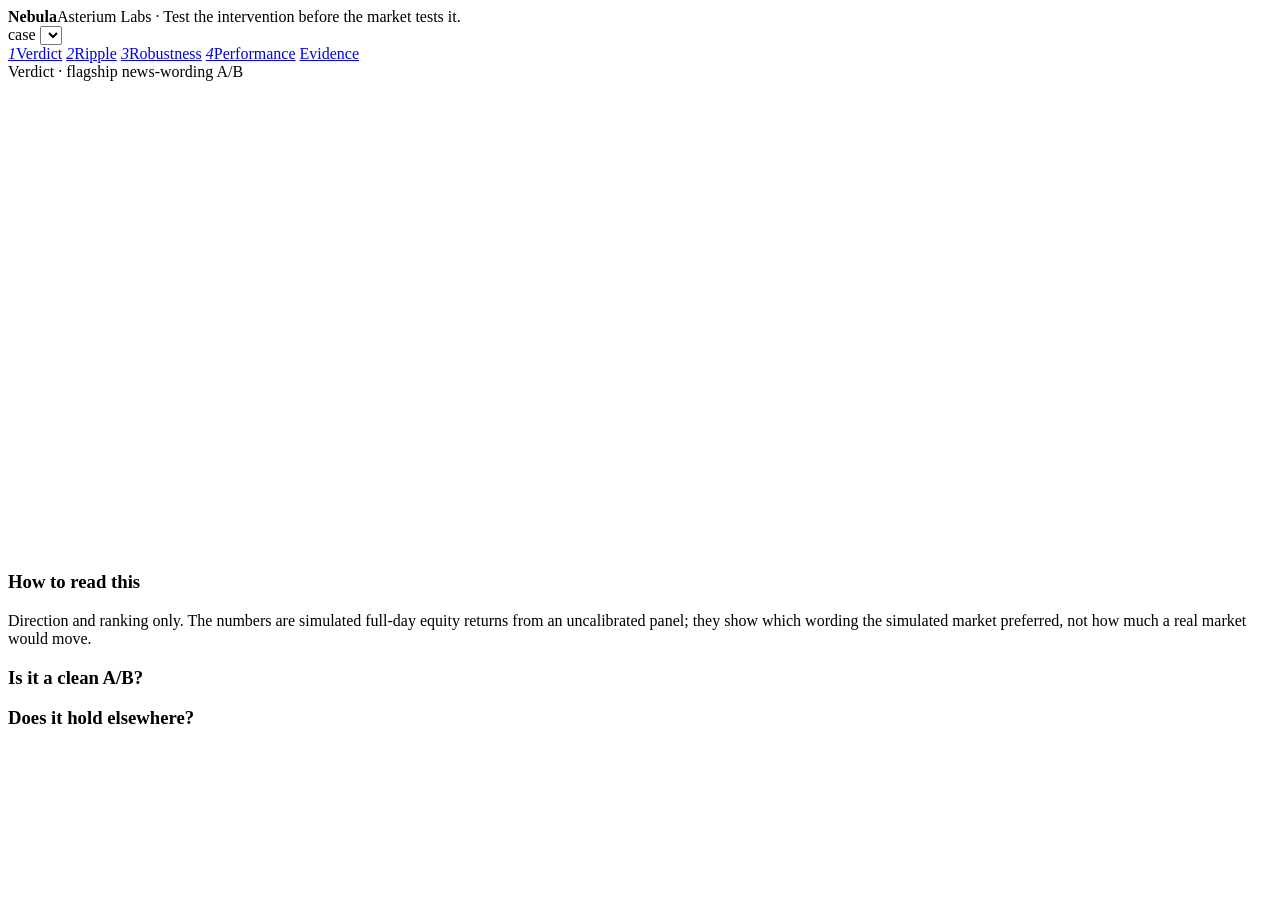
<file: ui/app/index.html>
<!doctype html>
<html lang="en">
<head>
<meta charset="utf-8">
<meta name="viewport" content="width=device-width, initial-scale=1, viewport-fit=cover">
<title>Nebula — by Asterium Labs</title>
<link rel="preconnect" href="https://fonts.googleapis.com">
<link rel="preconnect" href="https://fonts.gstatic.com" crossorigin>
<link rel="stylesheet" href="https://fonts.googleapis.com/css2?family=Archivo:wdth,wght@62..125,400..800&family=IBM+Plex+Mono:wght@400;500&family=IBM+Plex+Sans:wght@400;500;600&display=swap">
<!--STYLE-->
</head>
<body>
<header class="top">
  <div class="top-in">
    <div class="brand"><b>Nebula</b><span>Asterium Labs · Test the intervention before the market tests it.</span></div>
    <label class="casepick">case <select id="case-pick"></select></label>
    <nav id="nav" aria-label="Pages">
      <a href="#verdict"><i>1</i>Verdict</a>
      <a href="#ripple"><i>2</i>Ripple</a>
      <a href="#robustness"><i>3</i>Robustness</a>
      <a href="#performance"><i>4</i>Performance</a>
      <a href="#evidence" class="appx">Evidence</a>
    </nav>
  </div>
</header>

<main class="wrap">

<!-- 1 · VERDICT ------------------------------------------------------- -->
<section id="verdict" class="page">
  <div class="head">
    <div class="eyebrow" id="v-eyebrow">Verdict · flagship news-wording A/B</div>
    <h1 id="v-title"></h1>
    <div id="v-intro"></div>
    <div class="chips" id="v-chips"></div>
  </div>
  <div class="panel">
    <div class="tiles" id="v-tiles"></div>
    <div class="wording" id="v-wording"></div>
    <div class="chart" id="v-chart"><svg id="v-svg" viewBox="0 0 960 340" role="img" aria-label="EQ path of both arms, every seed"></svg><div class="readout" id="v-read"></div></div>
    <div class="legend" id="v-legend"></div>
  </div>
  <div class="read-grid">
    <div><h3>How to read this</h3><p>Direction and ranking only. The numbers are simulated full-day equity returns from an uncalibrated panel; they show which wording the simulated market preferred, not how much a real market would move.</p></div>
    <div><h3>Is it a clean A/B?</h3><p id="v-parity-text"></p></div>
    <div><h3>Does it hold elsewhere?</h3><p id="v-robust-text"></p></div>
  </div>
</section>

<!-- 2 · RIPPLE --------------------------------------------------------- -->
<section id="ripple" class="page" hidden>
  <div class="head">
    <div class="eyebrow">Ripple · who reacted, who pushed</div>
    <h1>The statement lands, and the panel wakes up at once.</h1>
    <p class="lede">One cell per agent, grouped by class. A cell lights when that agent makes an LLM decision in the round being replayed; the colour is the direction. Recorded run, replayed — nothing is re-executed.</p>
  </div>
  <div class="panel stage">
    <div class="ctrl">
      <button class="btn" id="r-play">Pause</button>
      <div class="seg" role="group" aria-label="Arm"><button id="r-armA" aria-pressed="true">A · neutral</button><button id="r-armB" aria-pressed="false">B · alarming</button></div>
      <button class="btn" id="r-jump">Jump to intervention</button>
      <input type="range" id="r-scrub" min="0" max="389" value="150" aria-label="Replay position">
      <span class="chip replay">REPLAY · recorded run</span>
    </div>
    <div class="stats">
      <div><div class="v" id="r-t">0</div><div class="k" id="r-tk">round</div></div>
      <div><div class="v" id="r-w">0</div><div class="k">LLM decisions this round</div></div>
      <div><div class="v a" id="r-a">0</div><div class="k">A · EQ vs open</div></div>
      <div><div class="v b" id="r-b">0</div><div class="k">B · EQ vs open</div></div>
      <div><div class="v" id="r-d">0</div><div class="k">A − B (pp)</div></div>
    </div>
    <canvas id="r-grid" aria-label="Agent grid replay"></canvas>
    <canvas id="r-tl" aria-label="LLM decisions per round"></canvas>
    <div class="legend" id="r-legend"></div>
    <div class="hover" id="r-hover">Hover a cell to see the agent; the stream below lists this round's decisions.</div>
    <p class="caption">Green = buy, red = sell, dim = no decision this round. The expanding ring at the intervention is animation only: those decisions all happen in the same round, and the ring order is not a time order. Policy and rule tiers trade every round without an LLM decision, so they never light.</p>
  </div>
  <div class="panel">
    <div class="panel-h"><span class="eyebrow">Decision stream · this round</span><span class="mut" id="r-stream-n"></span></div>
    <ol class="stream" id="r-stream"></ol>
  </div>
  <div class="two">
    <div class="panel">
      <div class="panel-h"><span class="eyebrow">Who pushed · net direction after the intervention</span>
        <span class="legend"><span><i class="sw a"></i>A</span><span><i class="sw b"></i>B</span></span></div>
      <div class="who" id="r-who"></div>
      <p class="caption">Net direction = Σ(side × size fraction) over every LLM decision from the intervention on, all seeds. Not dollar flow. The right column is the A − B gap, total and per agent.</p>
    </div>
    <div class="panel">
      <div class="panel-h"><span class="eyebrow">Five books · this seed, A vs B</span></div>
      <div class="books" id="r-books"></div>
      <p class="caption">Each book on its own scale, % from the open. Volumes are not compared across books: their units differ.</p>
    </div>
  </div>
</section>

<!-- 3 · ROBUSTNESS ----------------------------------------------------- -->
<section id="robustness" class="page" hidden>
  <div class="head">
    <div class="eyebrow">Robustness · seeds, models, prompts</div>
    <h1 id="b-title"></h1>
    <p class="lede">Each dot is one seed pair: A − B on simulated full-day equity return. Right of zero means the neutral wording finished higher. Row means are drawn as ticks, never instead of the dots.</p>
  </div>
  <div class="panel">
    <svg id="b-svg" viewBox="0 0 960 360" role="img" aria-label="A minus B per seed, per model and prompt"></svg>
    <div class="chips" style="margin-top:12px">
      <span class="chip"><span class="dot a"></span>seed pair, A ahead</span>
      <span class="chip"><span class="dot neg"></span>seed pair, B ahead</span>
      <span class="chip warn"><span class="dot ring"></span>hollow = not identical before the intervention</span>
      <span class="chip">│ row mean</span>
      <span class="chip">grey rows: not quotable (GLM-only decision, 2026-10-22)</span>
    </div>
  </div>
  <div class="panel scroll">
    <table class="tbl" id="b-table"></table>
  </div>
  <p class="note" id="b-note"></p>
</section>

<!-- 4 · PERFORMANCE ---------------------------------------------------- -->
<section id="performance" class="page" hidden>
  <div class="head">
    <div class="eyebrow">Performance · validation scorecard</div>
    <h1 id="p-state"></h1>
    <p class="lede" id="p-summary"></p>
    <div class="chips" id="p-chips"></div>
  </div>
  <div class="perf-verdict">
    <div><span>Claim allowed now</span><p id="p-allowed"></p></div>
    <div><span>Claim not allowed</span><p id="p-not-allowed"></p></div>
  </div>
  <div class="tiles perf-tiles" id="p-facts"></div>
  <div class="panel">
    <div class="panel-h"><span class="eyebrow">Eight independent gates · no aggregate score</span><span class="mut" id="p-config"></span></div>
    <div class="scorecard" id="p-scorecard"></div>
  </div>
  <div class="two perf-two">
    <div class="panel">
      <div class="panel-h"><span class="eyebrow">Equal-budget comparison arms</span></div>
      <p class="caption" id="p-fairness"></p>
      <div class="baseline-list" id="p-baselines"></div>
    </div>
    <div class="panel">
      <div class="panel-h"><span class="eyebrow">Next benchmark cases</span></div>
      <div class="case-list" id="p-cases"></div>
    </div>
  </div>
  <div class="panel">
    <div class="panel-h"><span class="eyebrow">Method references</span></div>
    <ul class="refs" id="p-refs"></ul>
  </div>
</section>

<!-- APPENDIX · EVIDENCE ------------------------------------------------ -->
<section id="evidence" class="page" hidden>
  <div class="head">
    <div class="eyebrow">Appendix · evidence</div>
    <h1>Where every number comes from.</h1>
  </div>
  <div class="tiles" id="e-tiles"></div>
  <div class="panel">
    <div class="panel-h"><span class="eyebrow">Persona attributes by evidence kind</span></div>
    <div class="stack" id="e-stack"></div>
    <div class="legend" id="e-stack-legend"></div>
    <p class="caption" id="e-unknown"></p>
  </div>
  <div class="read-grid">
    <div><h3>Panel structure</h3><p><span data-n-agents>883</span> agents. Class mix and AUM/flow weights come from published market-share aggregates (Fed Z.1 fund-flow categories, SCF/ICI ownership surveys), coarse by construction.</p></div>
    <div><h3>Behavioural parameters</h3><p>Attention, news sensitivity, disposition, herding and risk aversion are literature priors from behavioural-finance and brokerage-activity studies, deliberately uncalibrated. Every parameter carries a field-level evidence record.</p></div>
    <div><h3>Identity cards</h3><p>Archetype templates plus deterministic variation; no field is copied from a real person. The attributes a real person would fill stay unset and are counted, never invented.</p></div>
  </div>
  <div class="panel">
    <div class="panel-h"><span class="eyebrow">Agent cards · one per role</span><span class="mut" id="e-card-run"></span></div>
    <div class="cards" id="e-cards"></div>
  </div>
  <div class="read-grid">
    <div><h3>Red lines</h3><ul>
      <li>Direction and ranking only. No effect sizes, no point predictions.</li>
      <li>Model output is not evidence; rationale text is audit material.</li>
      <li>Instability across models, prompts and seeds is a deliverable.</li>
      <li>An A/B pair that is not identical before the intervention is flagged, never averaged in silently.</li>
    </ul></div>
    <div><h3>Reproducibility</h3><ul>
      <li>Five-tuple manifest: population × intervention × mechanism × model × seed.</li>
      <li>Every intent carries provider, model, prompt version and prompt hash.</li>
      <li>Manifests carry a code hash over runtime/, experiments/ and evidence/.</li>
      <li>Real-brain responses are cached by prompt hash, so a re-run replays them.</li>
    </ul></div>
    <div><h3>This page</h3><ul id="e-sources"></ul></div>
  </div>
</section>

</main>
<footer class="wrap foot" id="foot"></footer>
<!--DATA-->
<!--APP-->
</body>
</html>
</file>
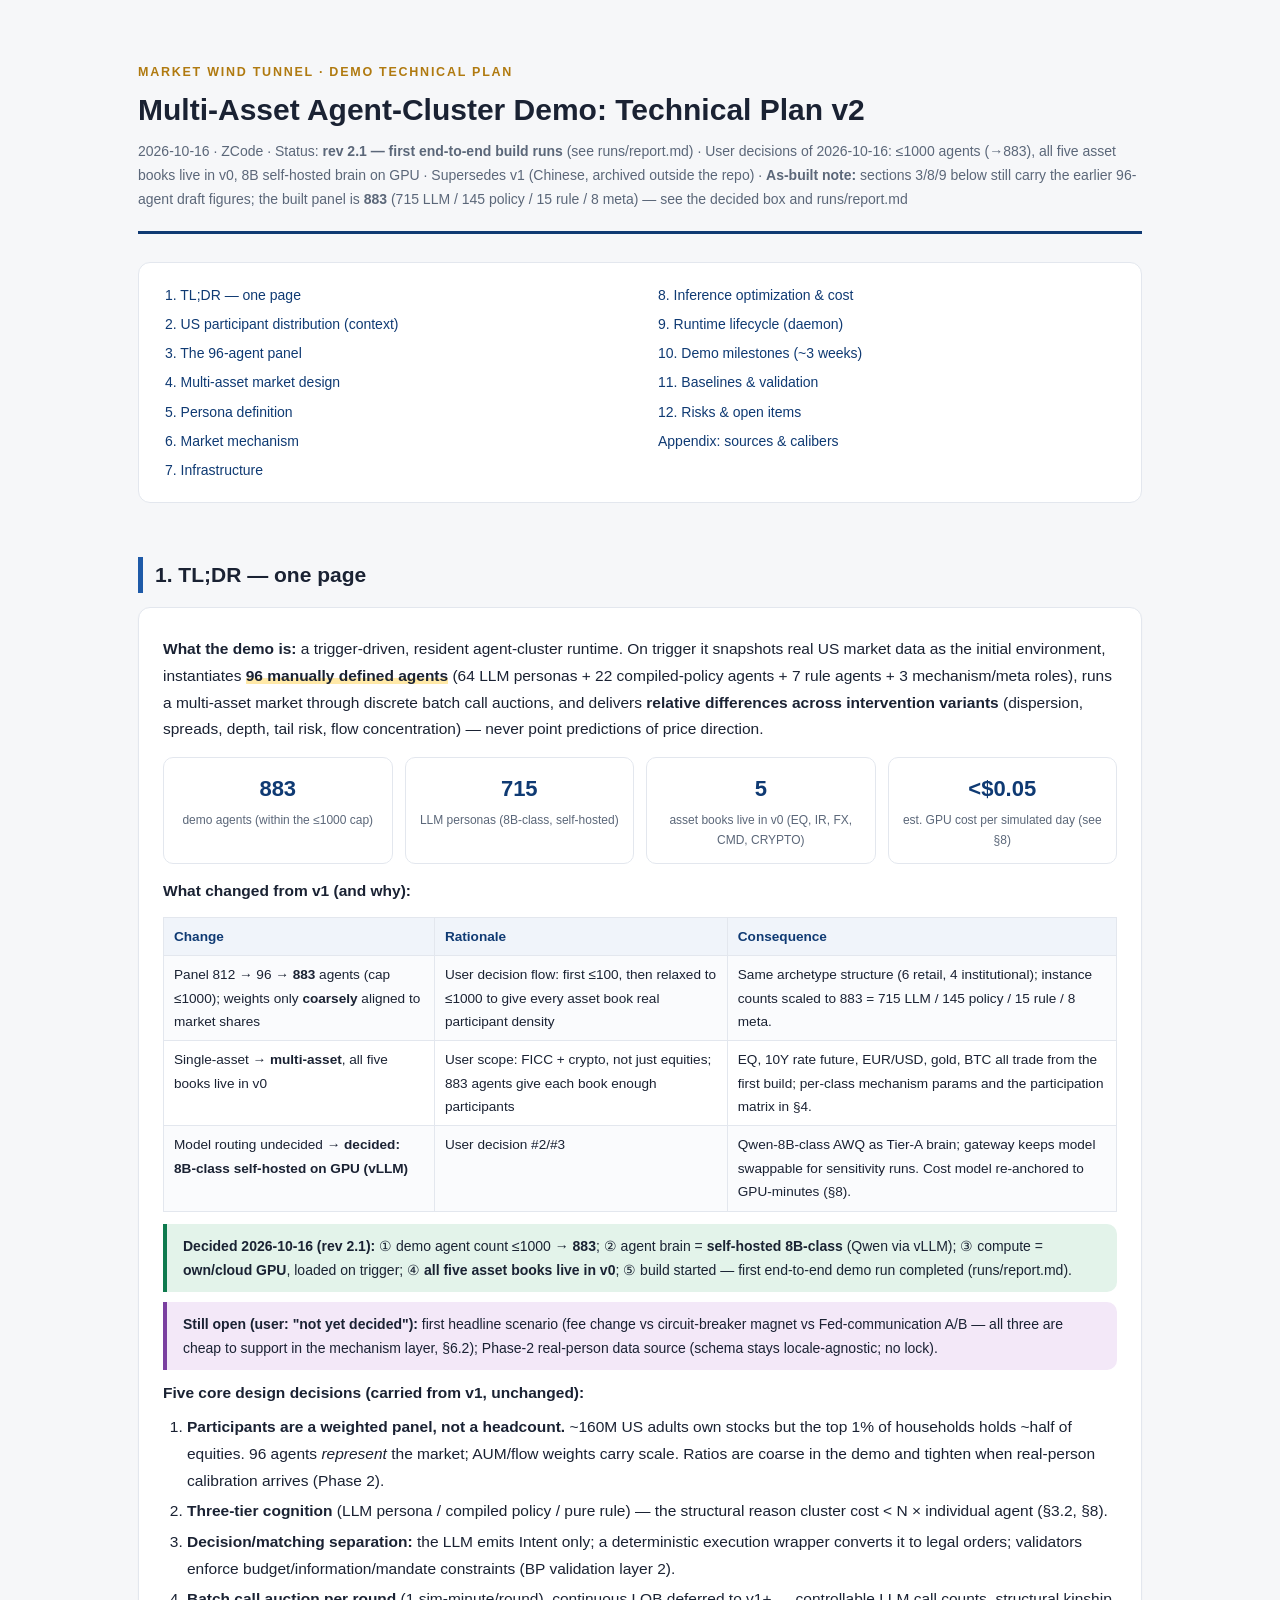
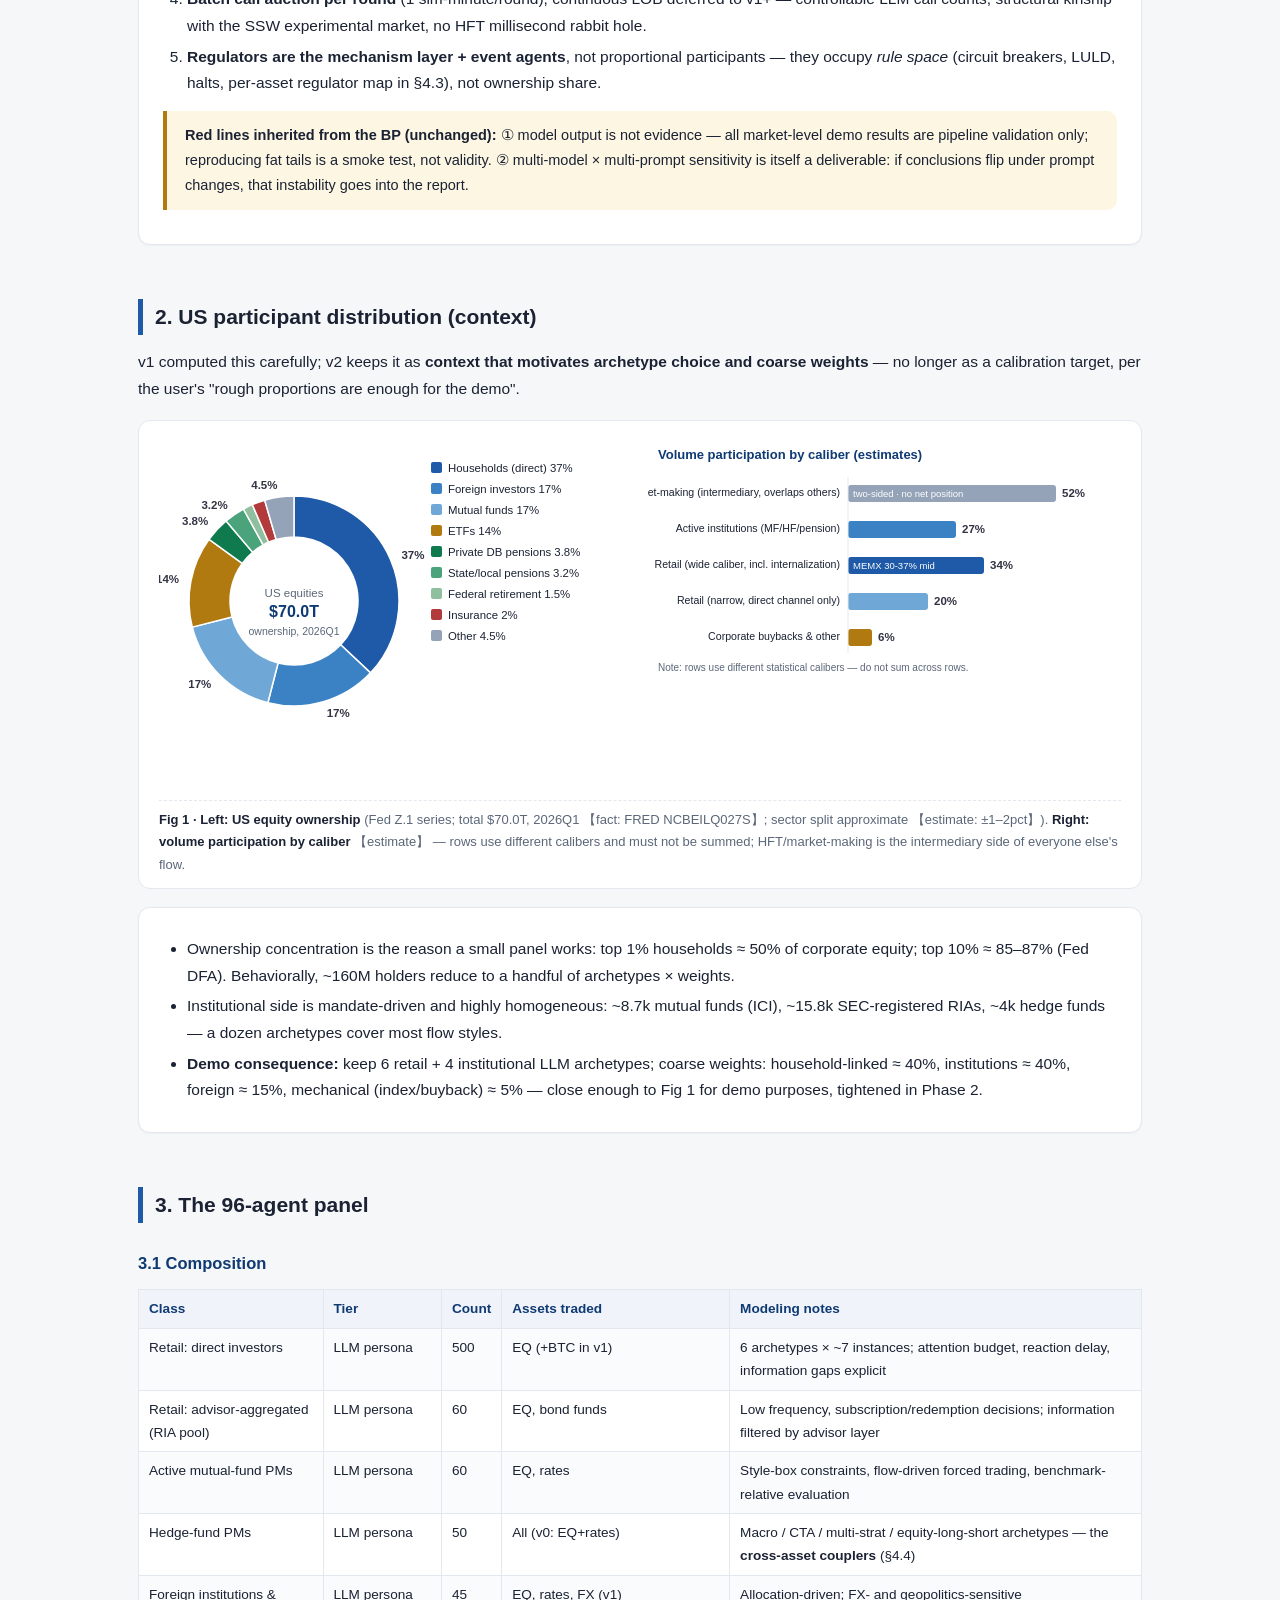
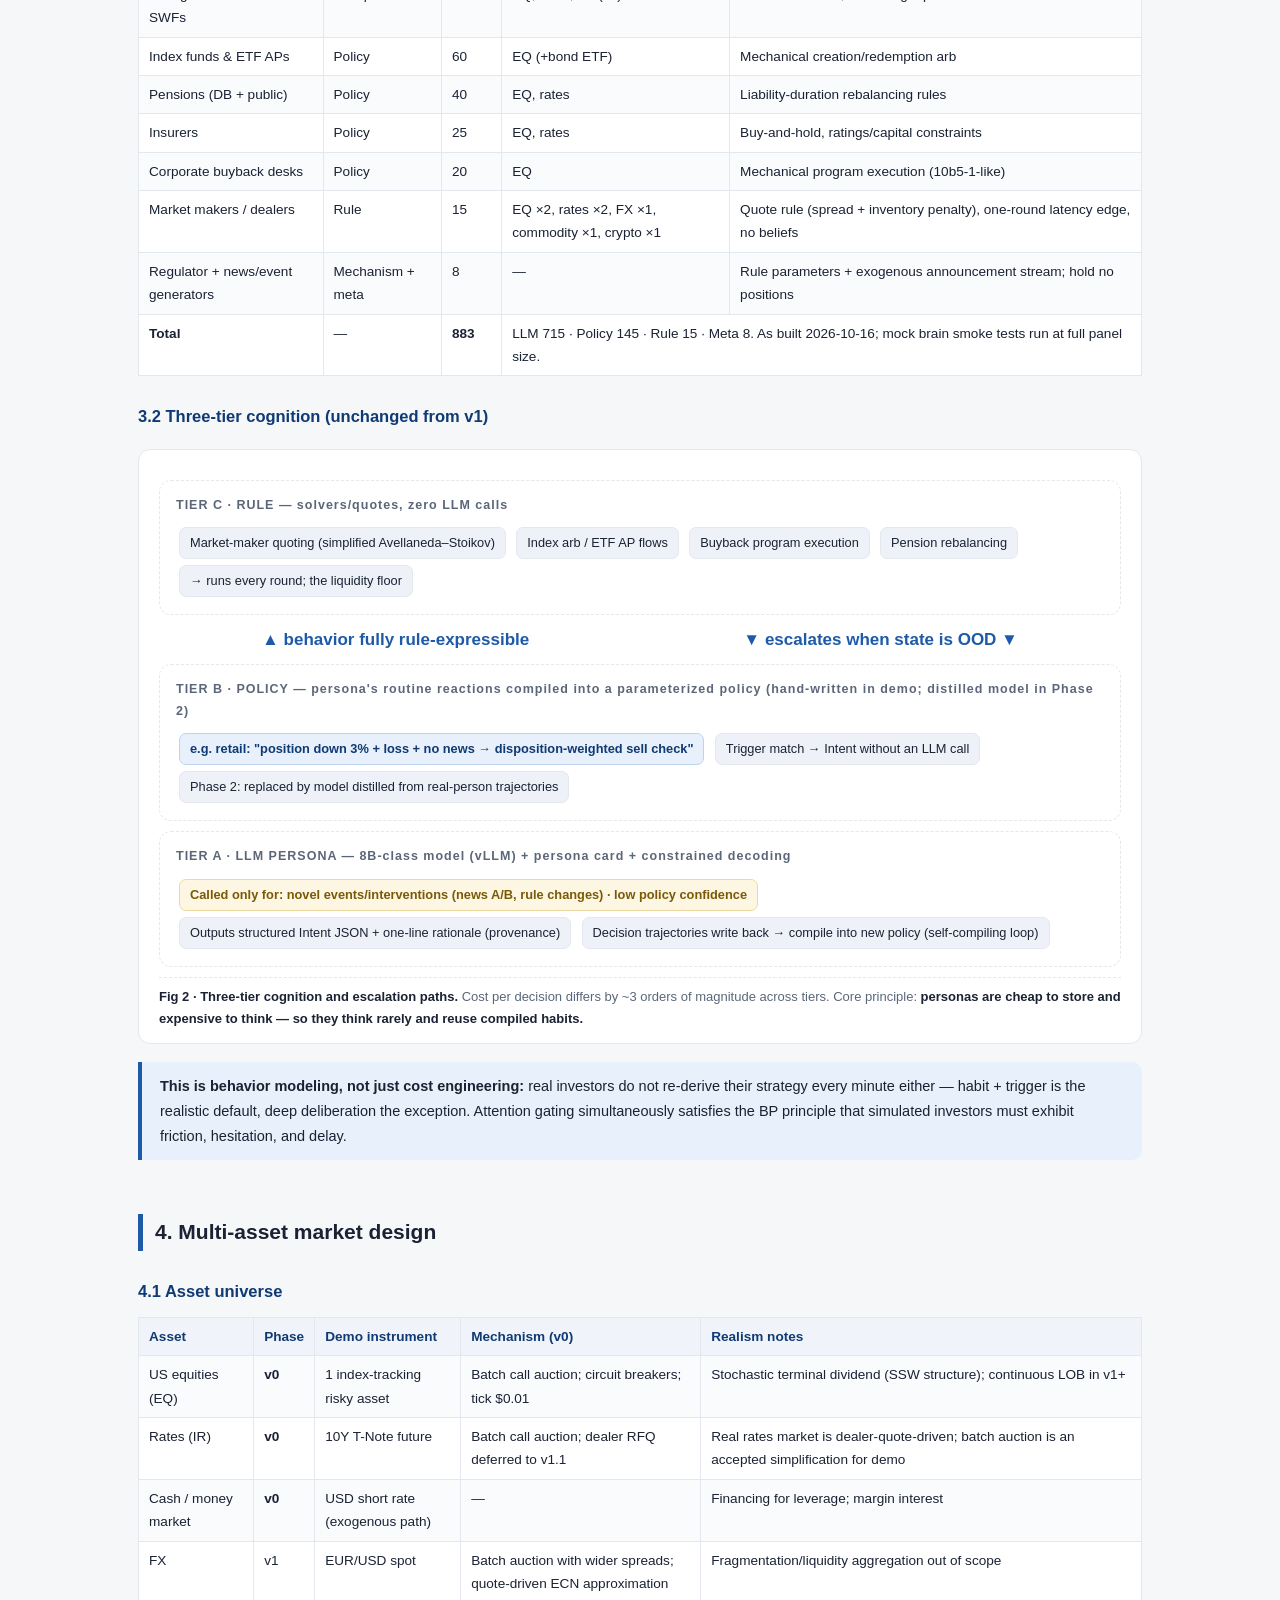
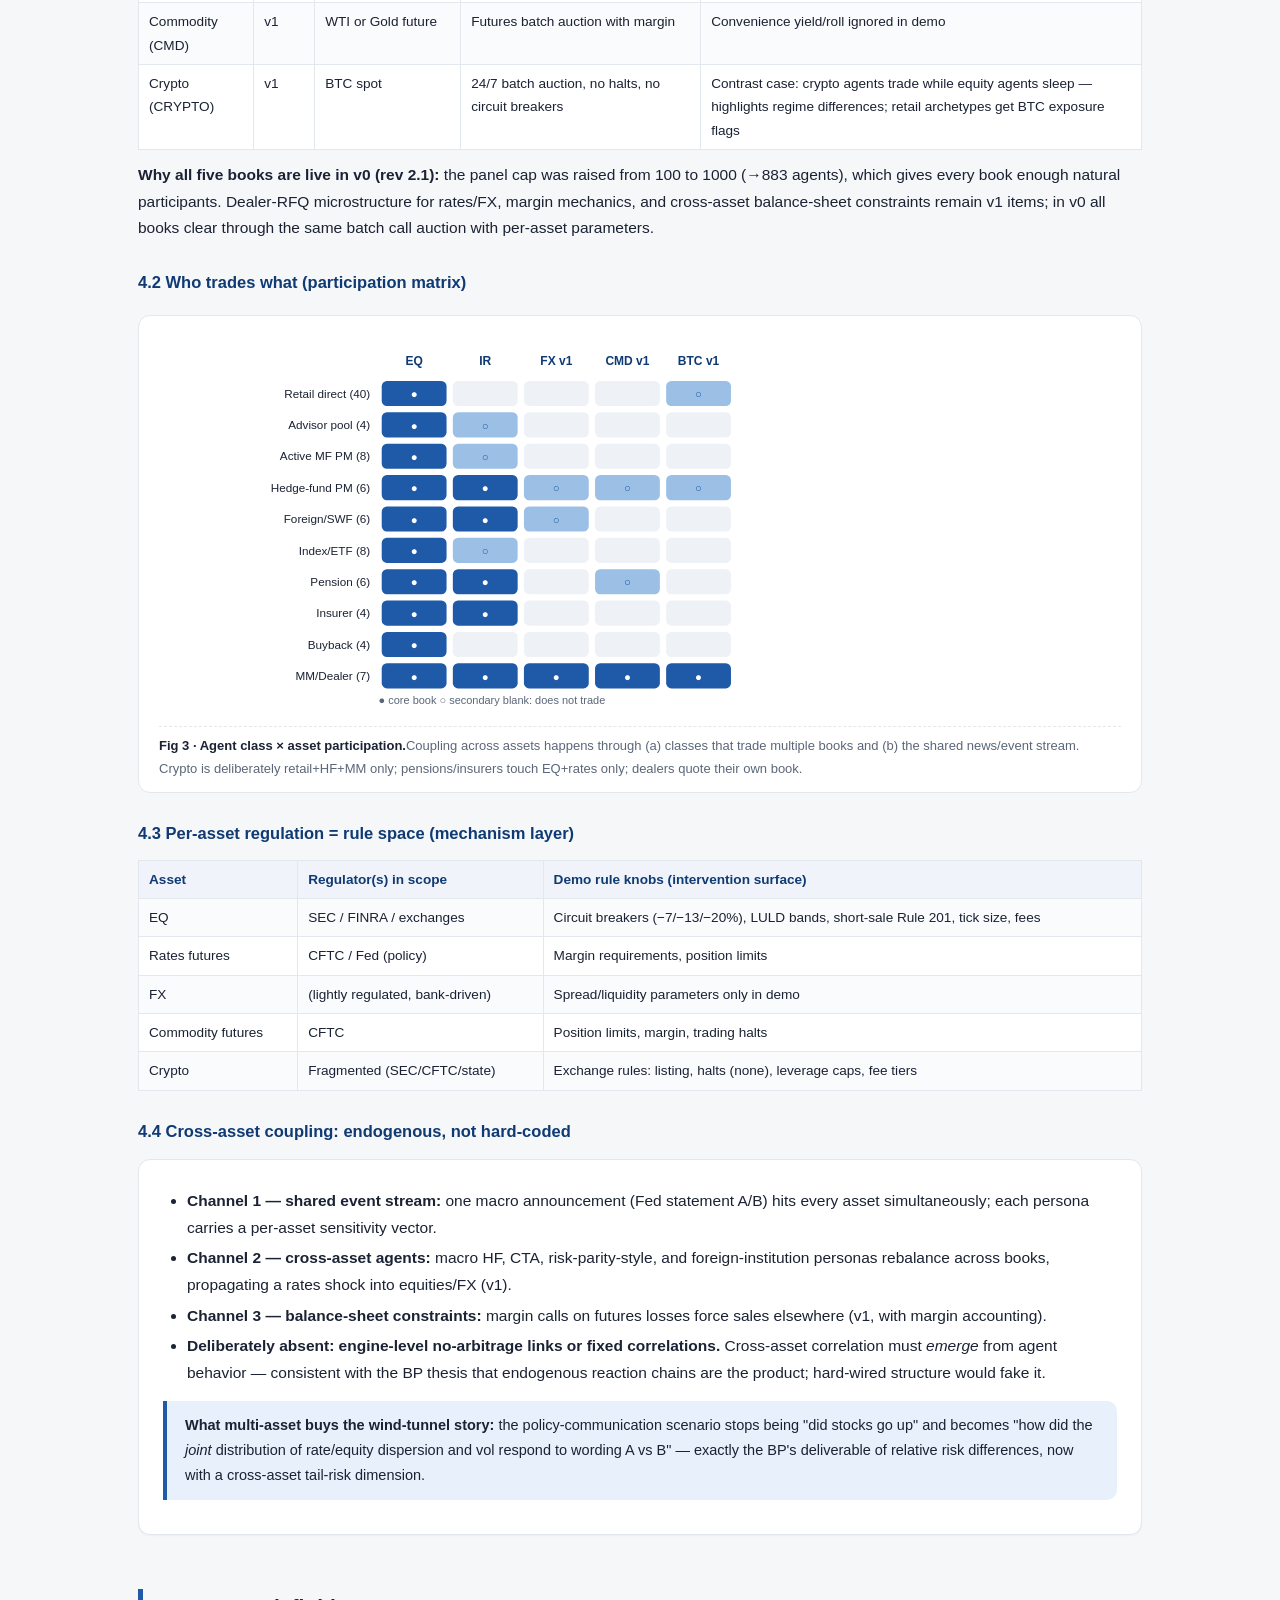
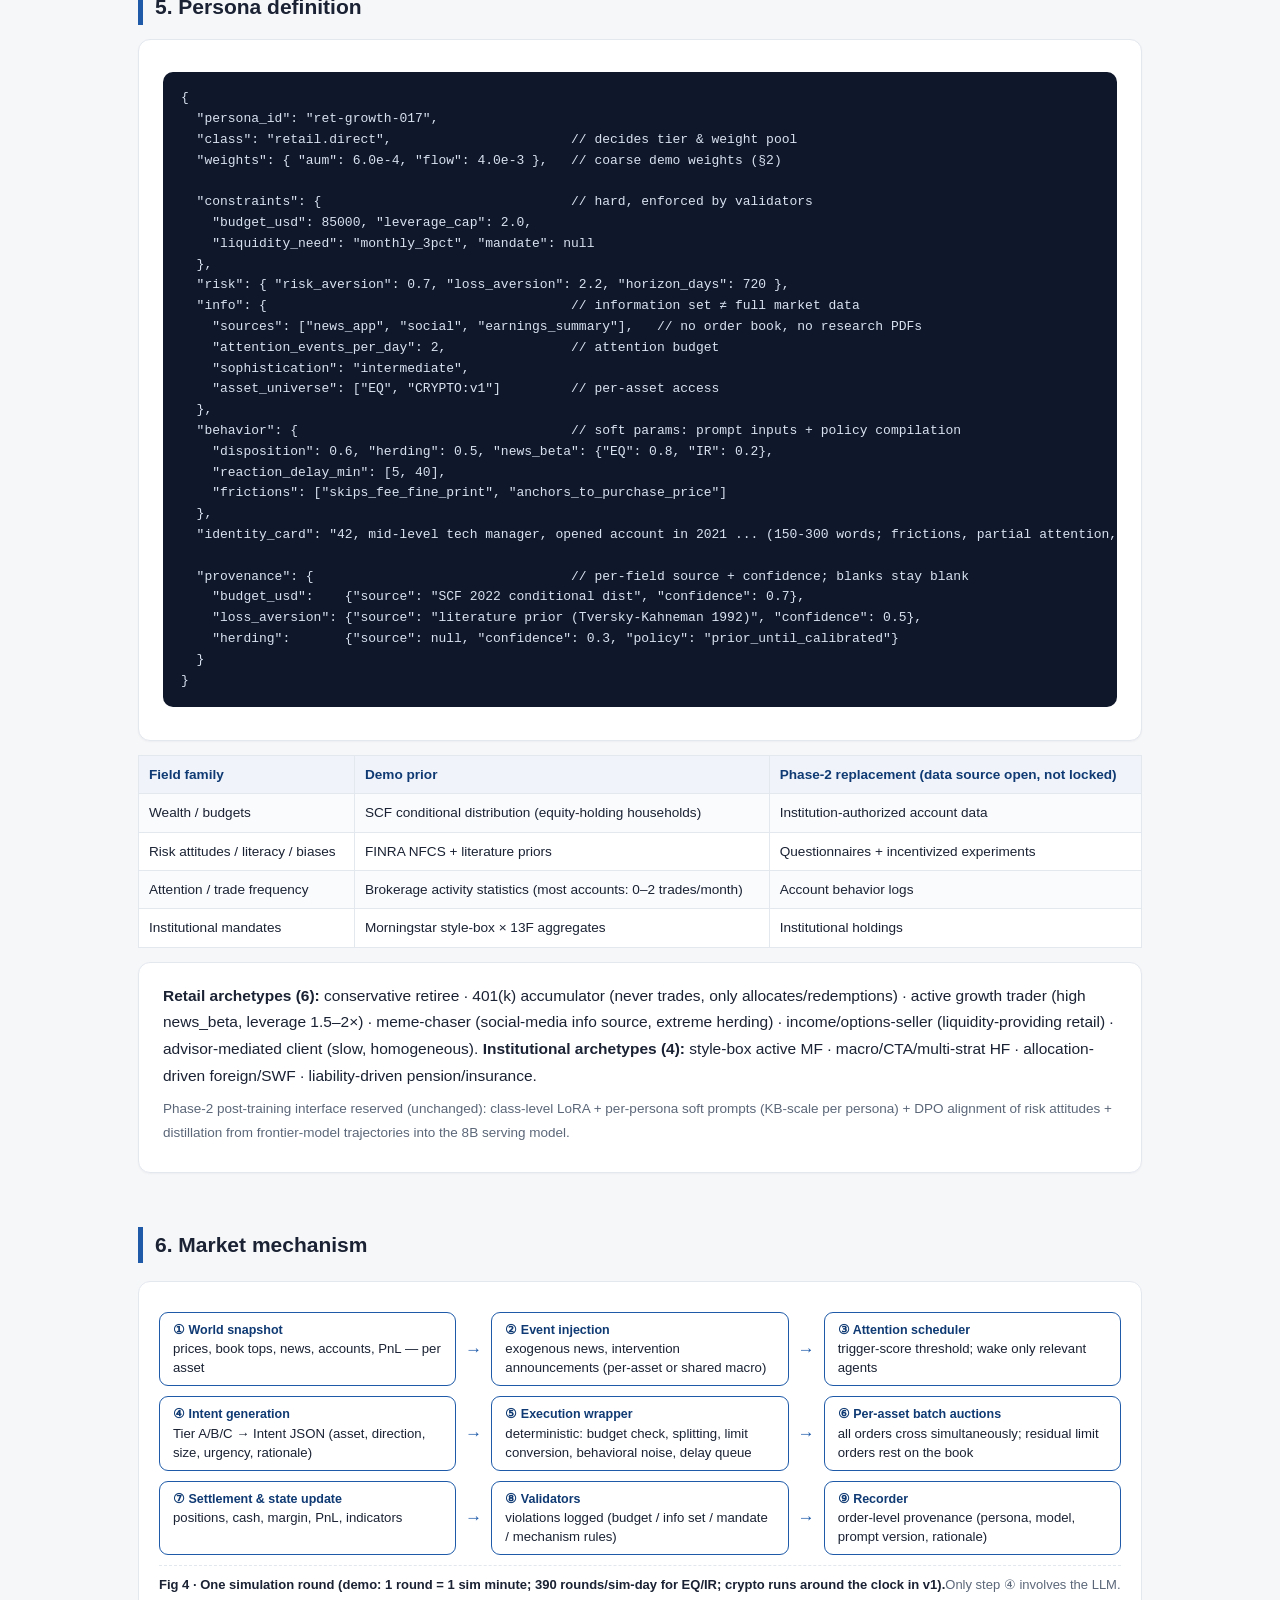
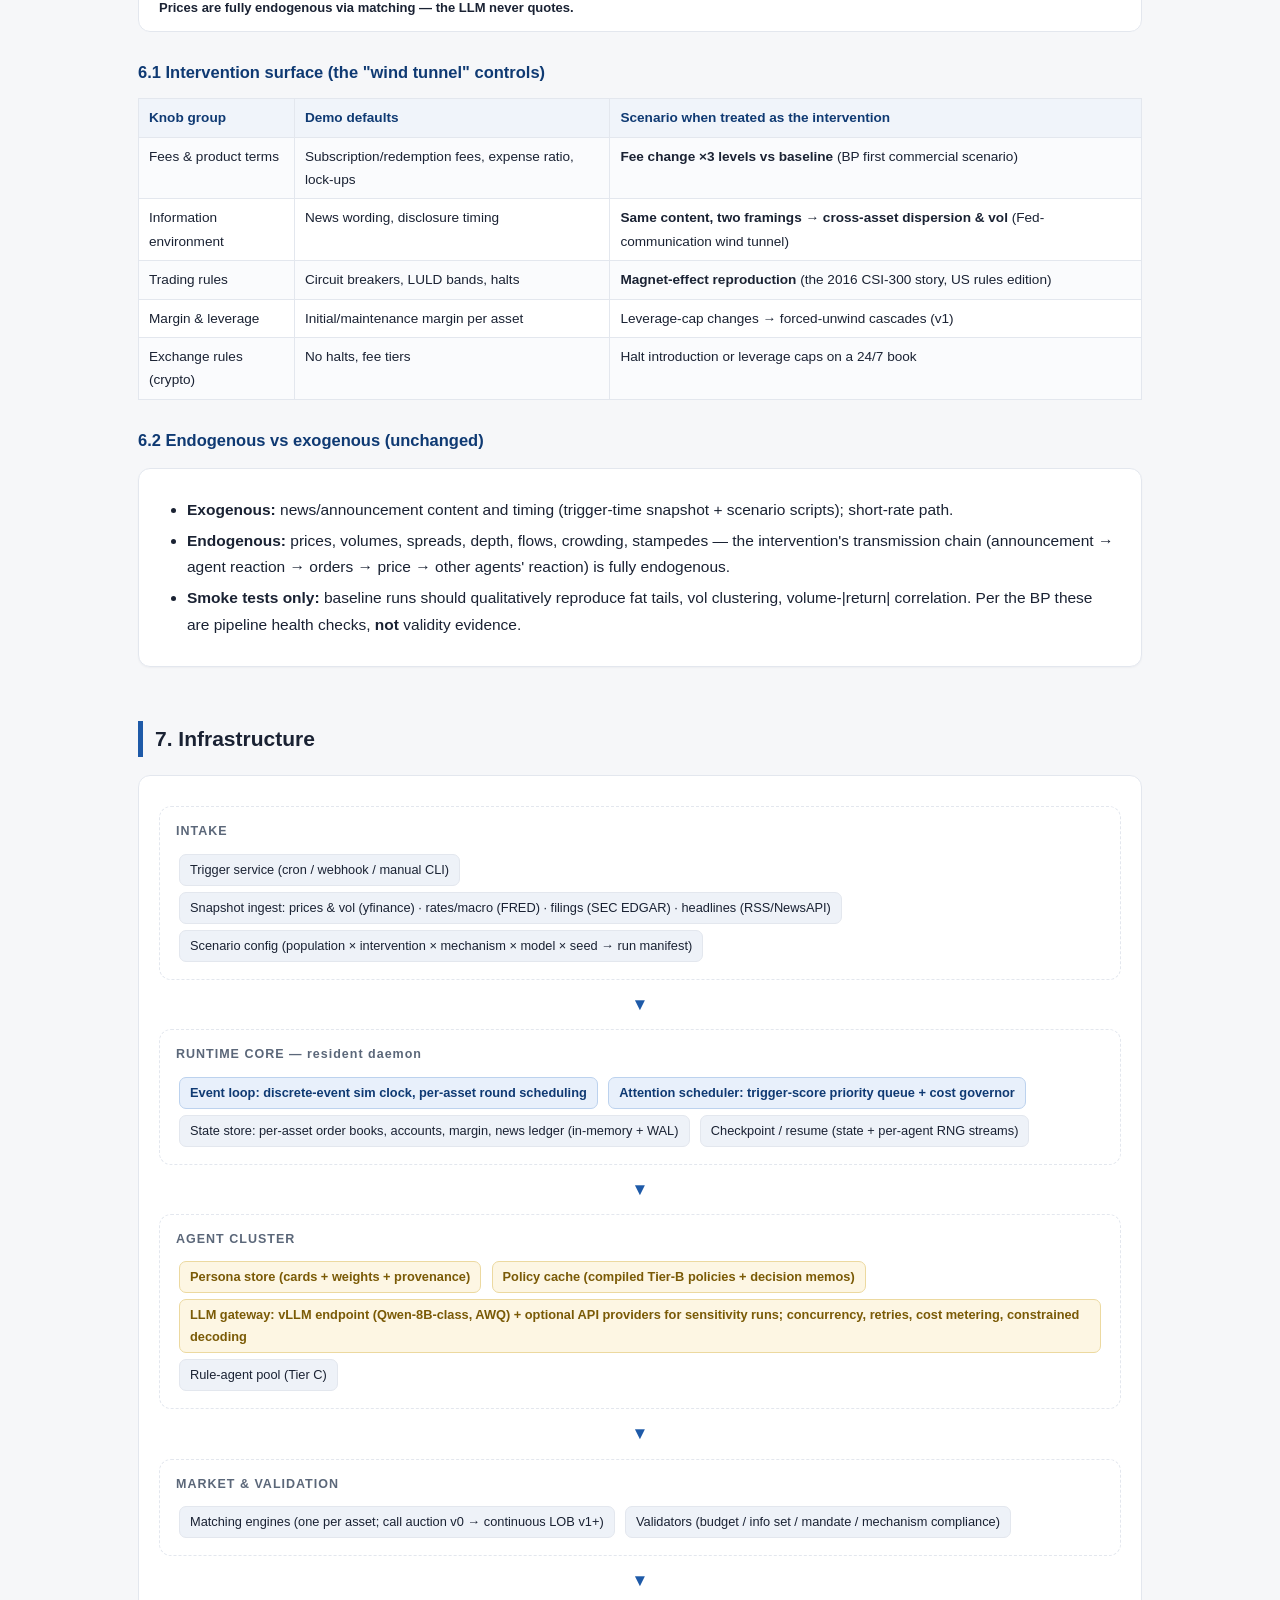
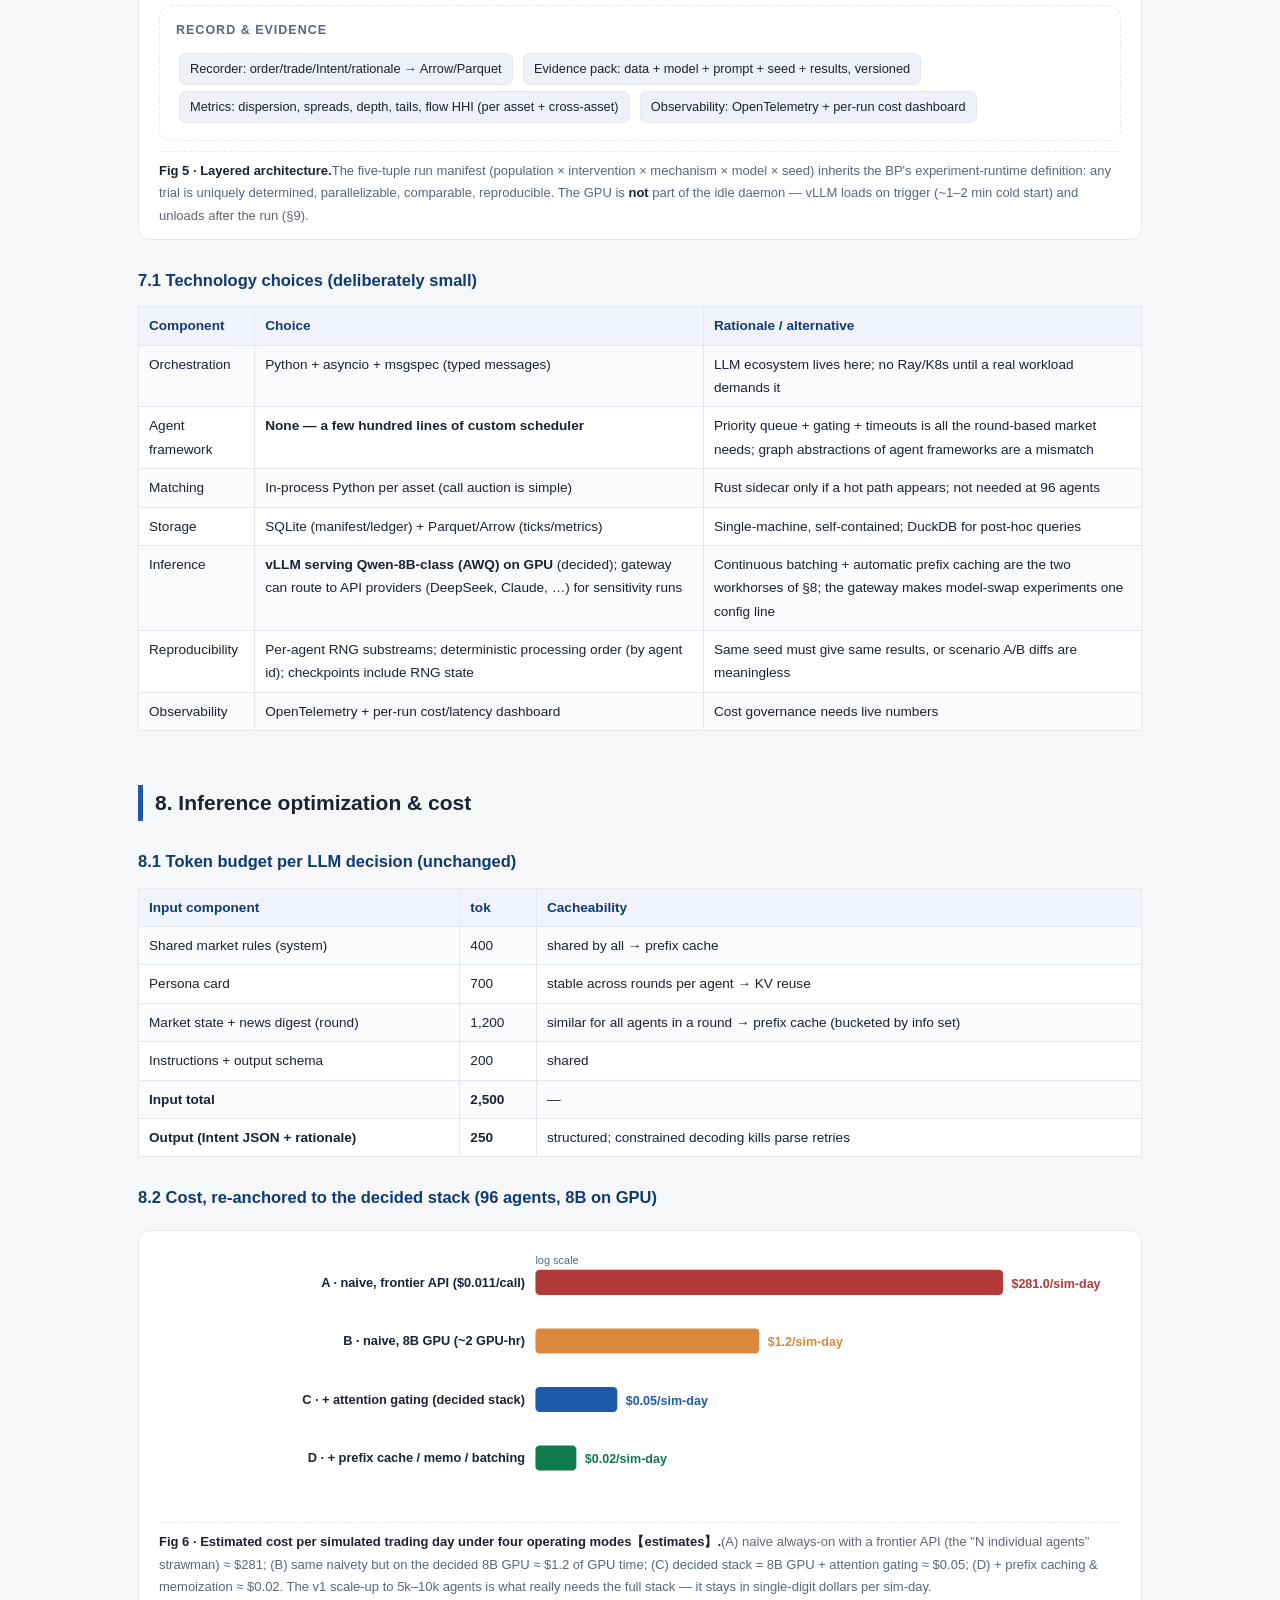
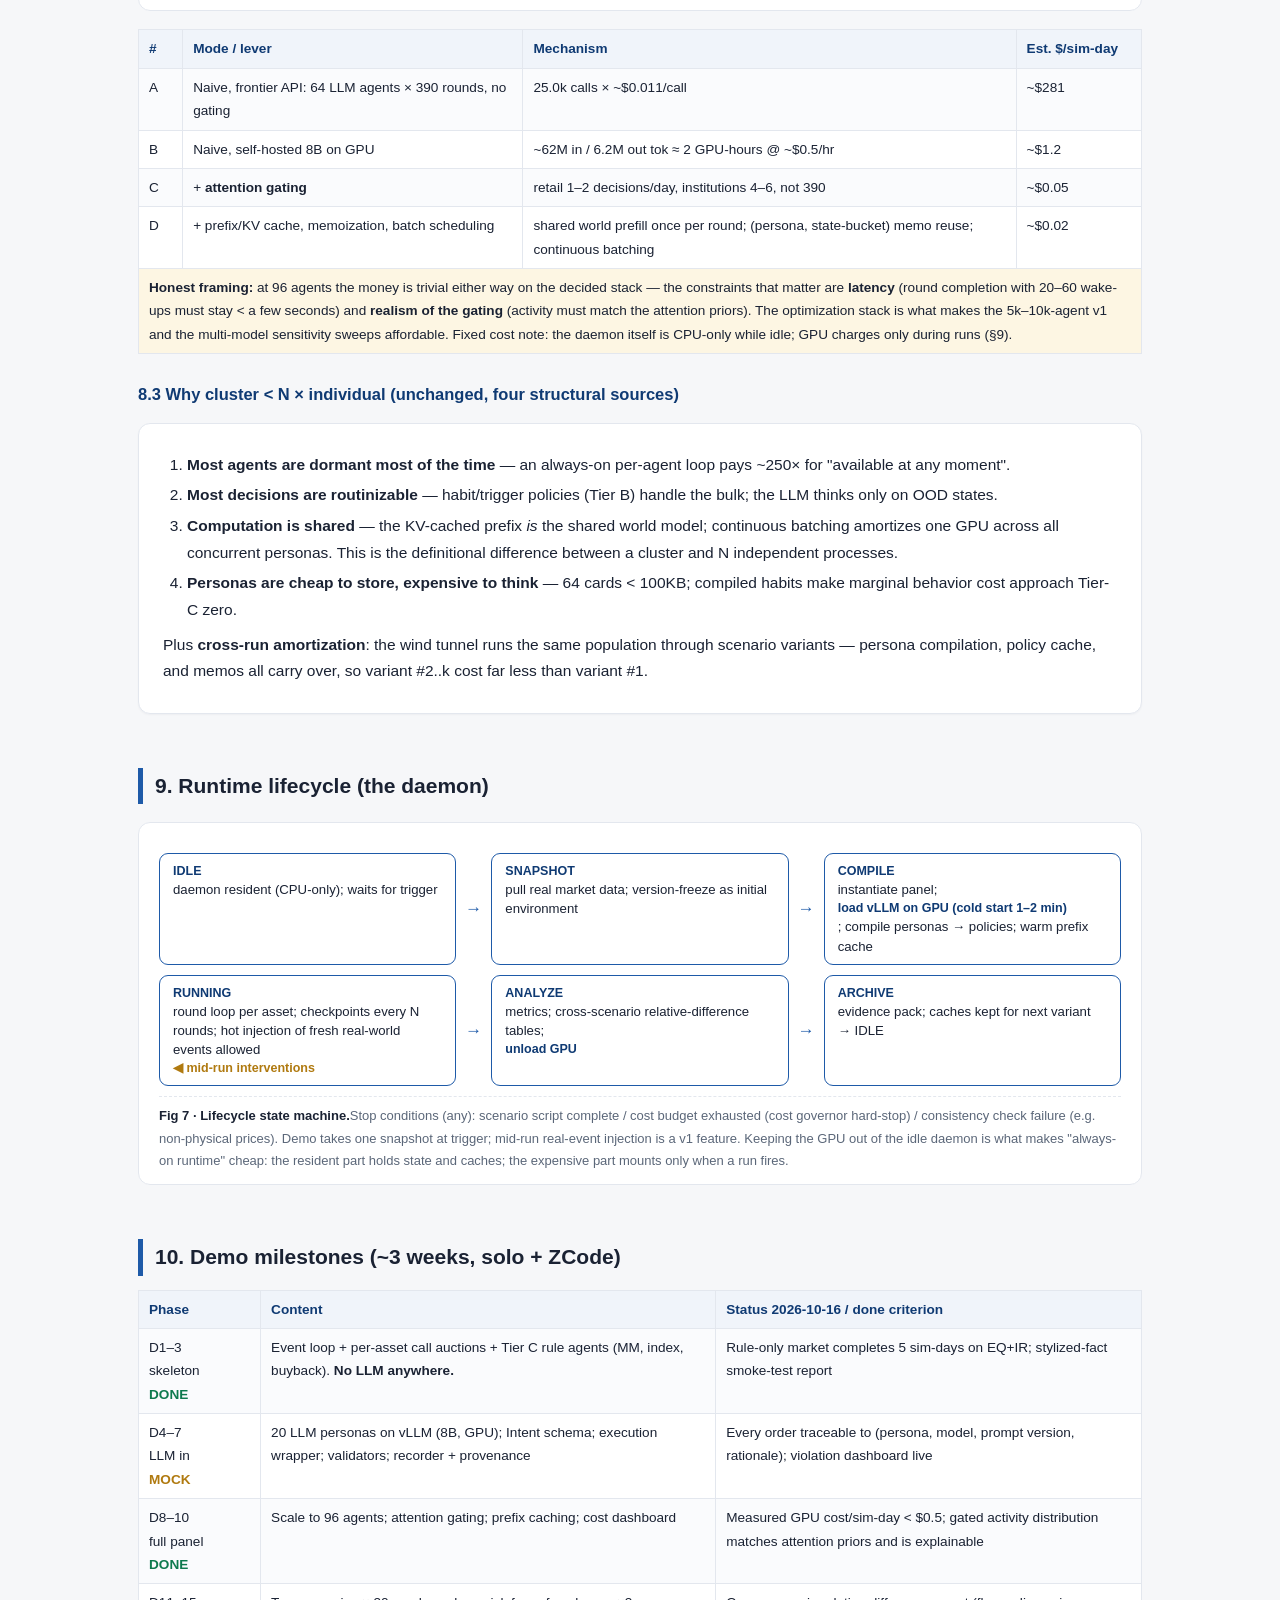
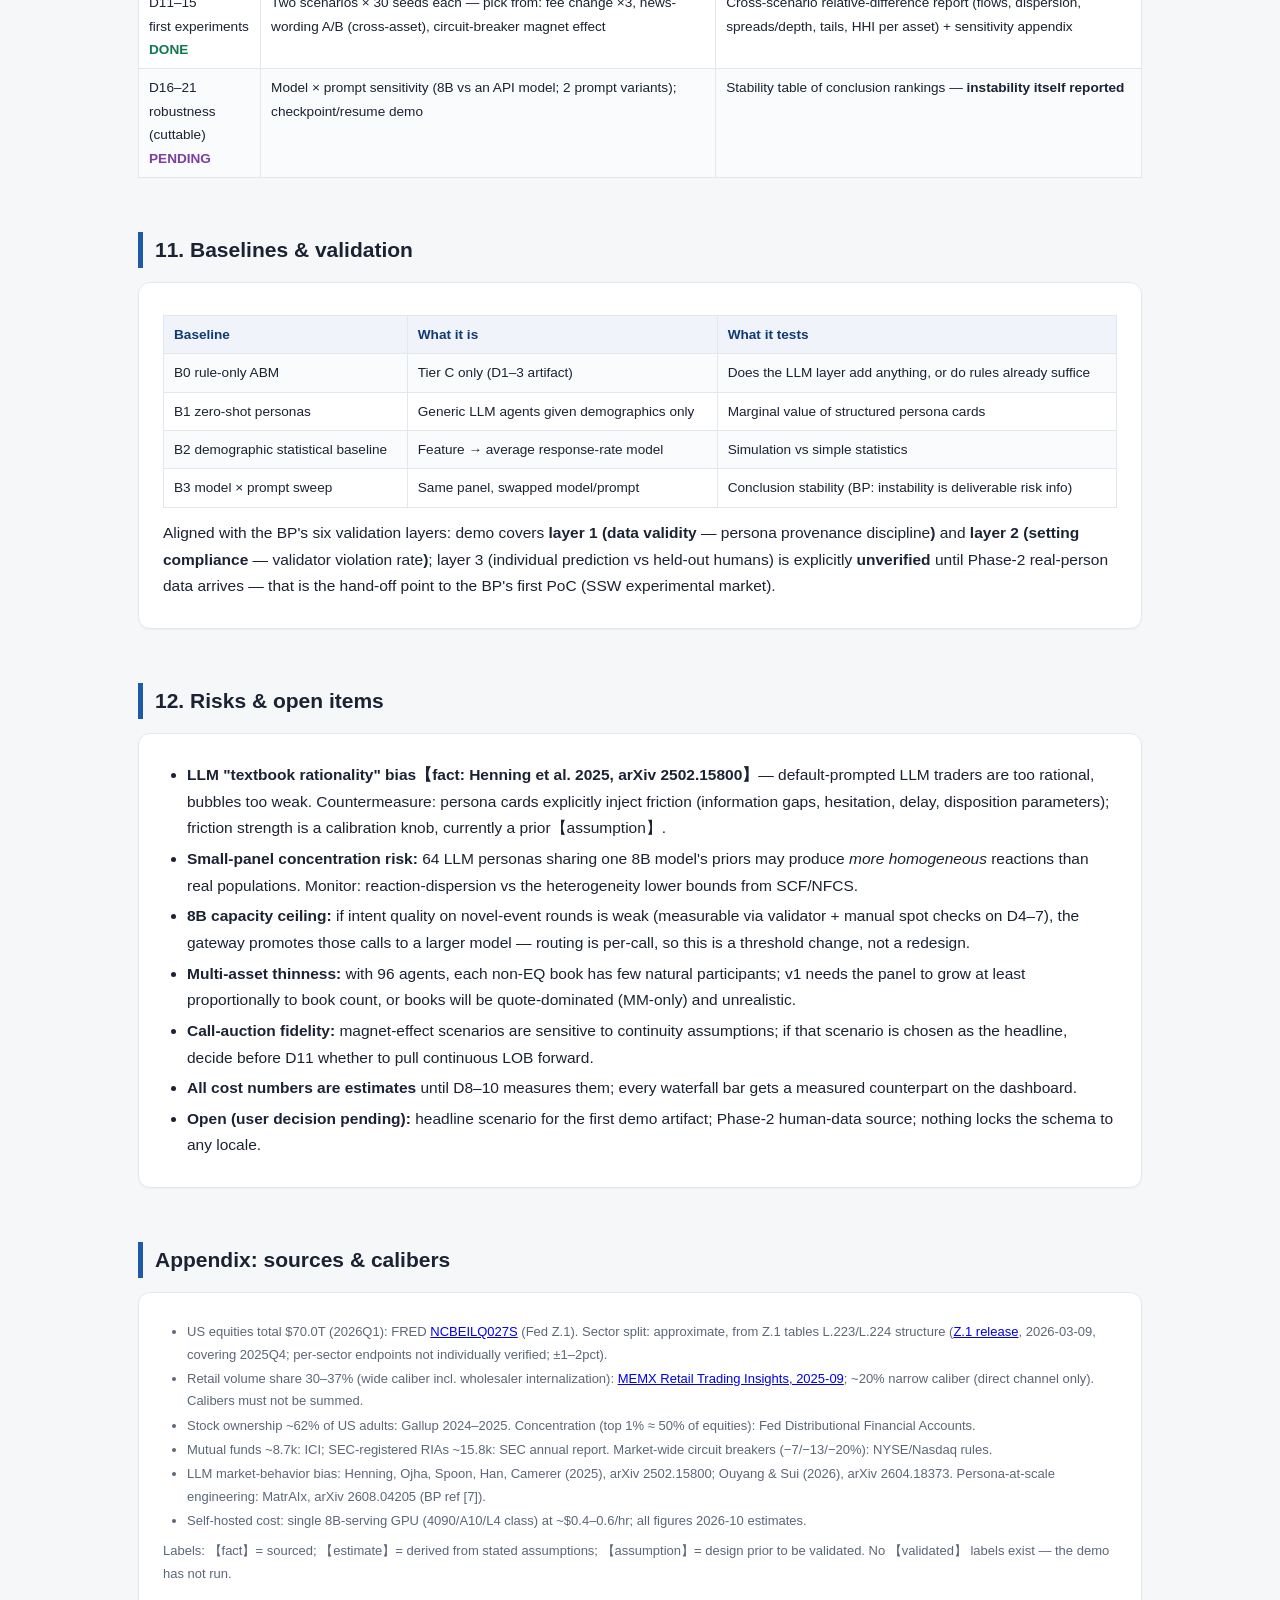
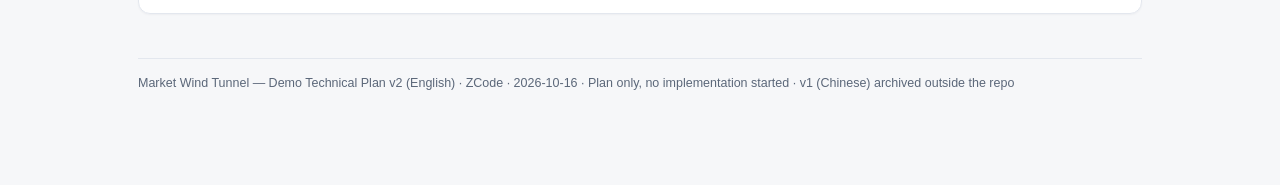
<file: docs/demo-plan-v2.html>
<!DOCTYPE html>
<html lang="en">
<head>
<meta charset="UTF-8">
<meta name="viewport" content="width=device-width, initial-scale=1.0">
<title>Market Wind Tunnel · Demo Technical Plan v2.1 — 2026-10-16</title>
<style>
  :root{
    --bg:#f6f7f9; --card:#ffffff; --ink:#1a2233; --sub:#5b6779; --line:#e3e7ee;
    --blue:#1e5aa8; --blue-d:#0f3a73; --blue-l:#e8f0fb; --gold:#b07a10; --gold-l:#fdf6e3;
    --green:#0e7a4e; --red:#b23a3a; --code-bg:#0f172a; --code-ink:#d8e2f0;
  }
  *{box-sizing:border-box;}
  body{margin:0;background:var(--bg);color:var(--ink);
    font-family:-apple-system,BlinkMacSystemFont,"SF Pro Text","Helvetica Neue",Arial,sans-serif;
    font-size:15.5px;line-height:1.72;}
  .wrap{max-width:1060px;margin:0 auto;padding:36px 28px 90px;}
  header.hero{border-bottom:3px solid var(--blue-d);padding:26px 0 20px;margin-bottom:28px;}
  .kicker{font-size:12.5px;letter-spacing:.14em;color:var(--gold);font-weight:700;text-transform:uppercase;}
  h1{font-size:30px;line-height:1.3;margin:6px 0 10px;font-weight:800;}
  .sub-line{color:var(--sub);font-size:14px;}
  h2{font-size:21px;margin:54px 0 14px;padding-left:12px;border-left:5px solid var(--blue);font-weight:800;}
  h3{font-size:16.5px;margin:26px 0 8px;color:var(--blue-d);font-weight:700;}
  h4{font-size:15px;margin:18px 0 6px;color:var(--ink);font-weight:700;}
  p{margin:8px 0;}
  .card{background:var(--card);border:1px solid var(--line);border-radius:12px;padding:20px 24px;margin:14px 0;box-shadow:0 1px 2px rgba(15,26,42,.04);}
  .callout{background:var(--blue-l);border-left:4px solid var(--blue);border-radius:0 10px 10px 0;padding:12px 18px;margin:14px 0;font-size:14.5px;}
  .callout.gold{background:var(--gold-l);border-left-color:var(--gold);}
  .callout.red{background:#fdf0f0;border-left-color:var(--red);}
  table{border-collapse:collapse;width:100%;font-size:13.6px;margin:12px 0;background:#fff;}
  th{background:#f0f4fa;color:var(--blue-d);text-align:left;font-weight:700;}
  th,td{border:1px solid var(--line);padding:7px 10px;vertical-align:top;}
  tr:nth-child(even) td{background:#fafbfd;}
  code,pre{font-family:"SF Mono",ui-monospace,Menlo,Consolas,monospace;}
  code{background:#eef1f6;border-radius:4px;padding:1px 5px;font-size:13px;}
  pre{background:var(--code-bg);color:var(--code-ink);border-radius:10px;padding:16px 18px;overflow-x:auto;font-size:12.6px;line-height:1.6;}
  pre code{background:none;padding:0;color:inherit;}
  .tag{display:inline-block;font-size:11.5px;font-weight:700;border-radius:20px;padding:1px 10px;margin-right:5px;vertical-align:1px;}
  .tag.fact{background:#e3f3ea;color:var(--green);}
  .tag.judg{background:#fdf0d5;color:#8a6207;}
  .tag.est{background:#e8f0fb;color:var(--blue);}
  .toc{background:#fff;border:1px solid var(--line);border-radius:12px;padding:18px 26px;columns:2;column-gap:36px;font-size:14px;}
  .toc a{color:var(--blue-d);text-decoration:none;display:block;padding:2.5px 0;}
  .toc a:hover{color:var(--blue);}
  .fig{background:#fff;border:1px solid var(--line);border-radius:12px;padding:20px 20px 12px;margin:18px 0;}
  .fig .cap{font-size:13px;color:var(--sub);margin-top:10px;border-top:1px dashed var(--line);padding-top:8px;}
  .fig .cap b{color:var(--ink);}
  .grid2{display:grid;grid-template-columns:1fr 1fr;gap:16px;}
  @media(max-width:860px){.grid2{grid-template-columns:1fr;}.toc{columns:1;}}
  ul,ol{padding-left:24px;margin:8px 0;}
  li{margin:4px 0;}
  .num{font-variant-numeric:tabular-nums;}
  .big-answer{font-weight:700;background:linear-gradient(180deg,transparent 62%,#ffe9a8 62%);}
  .src-list{font-size:13px;color:var(--sub);}
  .src-list li{margin:2px 0;}
  .flow{display:flex;flex-wrap:wrap;gap:8px;align-items:stretch;margin:10px 0;}
  .fstep{background:#fff;border:1.5px solid var(--blue);border-radius:9px;padding:8px 13px;font-size:13.2px;line-height:1.45;flex:1;min-width:130px;}
  .fstep b{color:var(--blue-d);display:block;font-size:12.5px;}
  .farrow{align-self:center;color:var(--blue);font-weight:800;font-size:17px;padding:0 1px;}
  .lane{border:1.5px dashed var(--line);border-radius:12px;padding:14px 16px;margin:10px 0;}
  .lane-title{font-size:12.5px;font-weight:800;color:var(--sub);letter-spacing:.08em;margin-bottom:8px;}
  .chip{display:inline-block;background:#eef2f8;border:1px solid var(--line);border-radius:7px;padding:4px 10px;margin:3px 3px;font-size:12.8px;}
  .chip.hl{background:var(--blue-l);border-color:#bcd2ee;color:var(--blue-d);font-weight:700;}
  .chip.gold{background:var(--gold-l);border-color:#ecd9a0;color:#7a5a06;font-weight:700;}
  .kpi{display:grid;grid-template-columns:repeat(4,1fr);gap:12px;margin:14px 0;}
  @media(max-width:860px){.kpi{grid-template-columns:repeat(2,1fr);}}
  .kpi .box{background:#fff;border:1px solid var(--line);border-radius:10px;padding:12px 14px;text-align:center;}
  .kpi .v{font-size:22px;font-weight:800;color:var(--blue-d);}
  .kpi .k{font-size:12px;color:var(--sub);margin-top:2px;}
  .decided{background:#e3f3ea;border-left:4px solid var(--green);border-radius:0 10px 10px 0;padding:10px 16px;margin:10px 0;font-size:14px;}
  .open{background:#f3e8f8;border-left:4px solid #7a3fa0;border-radius:0 10px 10px 0;padding:10px 16px;margin:10px 0;font-size:14px;}
</style>
</head>
<body>
<div class="wrap">

<header class="hero">
  <div class="kicker">Market Wind Tunnel · Demo Technical Plan</div>
  <h1>Multi-Asset Agent-Cluster Demo: Technical Plan v2</h1>
  <div class="sub-line">2026-10-16 · ZCode · Status: <b>rev 2.1 — first end-to-end build runs</b> (see runs/report.md) · User decisions of 2026-10-16: ≤1000 agents (→883), all five asset books live in v0, 8B self-hosted brain on GPU · Supersedes v1 (Chinese, archived outside the repo) · <b>As-built note:</b> sections 3/8/9 below still carry the earlier 96-agent draft figures; the built panel is <b>883</b> (715 LLM / 145 policy / 15 rule / 8 meta) — see the decided box and runs/report.md</div>
</header>

<div class="toc">
  <a href="#s1">1. TL;DR — one page</a>
  <a href="#s2">2. US participant distribution (context)</a>
  <a href="#s3">3. The 96-agent panel</a>
  <a href="#s4">4. Multi-asset market design</a>
  <a href="#s5">5. Persona definition</a>
  <a href="#s6">6. Market mechanism</a>
  <a href="#s7">7. Infrastructure</a>
  <a href="#s8">8. Inference optimization &amp; cost</a>
  <a href="#s9">9. Runtime lifecycle (daemon)</a>
  <a href="#s10">10. Demo milestones (~3 weeks)</a>
  <a href="#s11">11. Baselines &amp; validation</a>
  <a href="#s12">12. Risks &amp; open items</a>
  <a href="#src">Appendix: sources &amp; calibers</a>
</div>

<!-- ============ 1 ============ -->
<h2 id="s1">1. TL;DR — one page</h2>
<div class="card">
<p><b>What the demo is:</b> a trigger-driven, resident agent-cluster runtime. On trigger it snapshots real US market data as the initial environment, instantiates <span class="big-answer">96 manually defined agents</span> (64 LLM personas + 22 compiled-policy agents + 7 rule agents + 3 mechanism/meta roles), runs a multi-asset market through discrete batch call auctions, and delivers <b>relative differences across intervention variants</b> (dispersion, spreads, depth, tail risk, flow concentration) — never point predictions of price direction.</p>

<div class="kpi">
  <div class="box"><div class="v num">883</div><div class="k">demo agents (within the ≤1000 cap)</div></div>
  <div class="box"><div class="v num">715</div><div class="k">LLM personas (8B-class, self-hosted)</div></div>
  <div class="box"><div class="v num">5</div><div class="k">asset books live in v0 (EQ, IR, FX, CMD, CRYPTO)</div></div>
  <div class="box"><div class="v num">&lt;$0.05</div><div class="k">est. GPU cost per simulated day (see §8)</div></div>
</div>

<p><b>What changed from v1 (and why):</b></p>
<table>
<tr><th>Change</th><th>Rationale</th><th>Consequence</th></tr>
<tr><td>Panel 812 → 96 → <b>883</b> agents (cap ≤1000); weights only <b>coarsely</b> aligned to market shares</td><td>User decision flow: first ≤100, then relaxed to ≤1000 to give every asset book real participant density</td><td>Same archetype structure (6 retail, 4 institutional); instance counts scaled to 883 = 715 LLM / 145 policy / 15 rule / 8 meta.</td></tr>
<tr><td>Single-asset → <b>multi-asset</b>, all five books live in v0</td><td>User scope: FICC + crypto, not just equities; 883 agents give each book enough participants</td><td>EQ, 10Y rate future, EUR/USD, gold, BTC all trade from the first build; per-class mechanism params and the participation matrix in §4.</td></tr>
<tr><td>Model routing undecided → <b>decided: 8B-class self-hosted on GPU (vLLM)</b></td><td>User decision #2/#3</td><td>Qwen-8B-class AWQ as Tier-A brain; gateway keeps model swappable for sensitivity runs. Cost model re-anchored to GPU-minutes (§8).</td></tr>
</table>

<div class="decided"><b>Decided 2026-10-16 (rev 2.1):</b> ① demo agent count ≤1000 → <b>883</b>; ② agent brain = <b>self-hosted 8B-class</b> (Qwen via vLLM); ③ compute = <b>own/cloud GPU</b>, loaded on trigger; ④ <b>all five asset books live in v0</b>; ⑤ build started — first end-to-end demo run completed (runs/report.md).</div>
<div class="open"><b>Still open (user: "not yet decided"):</b> first headline scenario (fee change vs circuit-breaker magnet vs Fed-communication A/B — all three are cheap to support in the mechanism layer, §6.2); Phase-2 real-person data source (schema stays locale-agnostic; no lock).</div>

<p><b>Five core design decisions (carried from v1, unchanged):</b></p>
<ol>
<li><b>Participants are a weighted panel, not a headcount.</b> ~160M US adults own stocks but the top 1% of households holds ~half of equities. 96 agents <em>represent</em> the market; AUM/flow weights carry scale. Ratios are coarse in the demo and tighten when real-person calibration arrives (Phase 2).</li>
<li><b>Three-tier cognition</b> (LLM persona / compiled policy / pure rule) — the structural reason cluster cost &lt; N × individual agent (§3.2, §8).</li>
<li><b>Decision/matching separation:</b> the LLM emits Intent only; a deterministic execution wrapper converts it to legal orders; validators enforce budget/information/mandate constraints (BP validation layer 2).</li>
<li><b>Batch call auction per round</b> (1 sim-minute/round), continuous LOB deferred to v1+ — controllable LLM call counts, structural kinship with the SSW experimental market, no HFT millisecond rabbit hole.</li>
<li><b>Regulators are the mechanism layer + event agents</b>, not proportional participants — they occupy <em>rule space</em> (circuit breakers, LULD, halts, per-asset regulator map in §4.3), not ownership share.</li>
</ol>

<div class="callout gold"><b>Red lines inherited from the BP (unchanged):</b> ① model output is not evidence — all market-level demo results are pipeline validation only; reproducing fat tails is a smoke test, not validity. ② multi-model × multi-prompt sensitivity is itself a deliverable: if conclusions flip under prompt changes, that instability goes into the report.</div>
</div>

<!-- ============ 2 ============ -->
<h2 id="s2">2. US participant distribution (context)</h2>
<p>v1 computed this carefully; v2 keeps it as <b>context that motivates archetype choice and coarse weights</b> — no longer as a calibration target, per the user's "rough proportions are enough for the demo".</p>

<div class="fig">
  <div class="grid2">
    <div id="chart-holdings"></div>
    <div id="chart-volume"></div>
  </div>
  <div class="cap"><b>Fig 1 · Left: US equity ownership</b> (Fed Z.1 series; total $70.0T, 2026Q1 【fact: FRED NCBEILQ027S】; sector split approximate 【estimate: ±1–2pct】). <b>Right: volume participation by caliber</b> 【estimate】 — rows use different calibers and must not be summed; HFT/market-making is the intermediary side of everyone else's flow.</div>
</div>

<div class="card">
<ul>
<li>Ownership concentration is the reason a small panel works: top 1% households ≈ 50% of corporate equity; top 10% ≈ 85–87% (Fed DFA). Behaviorally, ~160M holders reduce to a handful of archetypes × weights.</li>
<li>Institutional side is mandate-driven and highly homogeneous: ~8.7k mutual funds (ICI), ~15.8k SEC-registered RIAs, ~4k hedge funds — a dozen archetypes cover most flow styles.</li>
<li><b>Demo consequence:</b> keep 6 retail + 4 institutional LLM archetypes; coarse weights: household-linked ≈ 40%, institutions ≈ 40%, foreign ≈ 15%, mechanical (index/buyback) ≈ 5% — close enough to Fig 1 for demo purposes, tightened in Phase 2.</li>
</ul>
</div>

<!-- ============ 3 ============ -->
<h2 id="s3">3. The 96-agent panel</h2>

<h3>3.1 Composition</h3>
<table>
<tr><th>Class</th><th>Tier</th><th class="num">Count</th><th>Assets traded</th><th>Modeling notes</th></tr>
<tr><td>Retail: direct investors</td><td>LLM persona</td><td class="num">500</td><td>EQ (+BTC in v1)</td><td>6 archetypes × ~7 instances; attention budget, reaction delay, information gaps explicit</td></tr>
<tr><td>Retail: advisor-aggregated (RIA pool)</td><td>LLM persona</td><td class="num">60</td><td>EQ, bond funds</td><td>Low frequency, subscription/redemption decisions; information filtered by advisor layer</td></tr>
<tr><td>Active mutual-fund PMs</td><td>LLM persona</td><td class="num">60</td><td>EQ, rates</td><td>Style-box constraints, flow-driven forced trading, benchmark-relative evaluation</td></tr>
<tr><td>Hedge-fund PMs</td><td>LLM persona</td><td class="num">50</td><td>All (v0: EQ+rates)</td><td>Macro / CTA / multi-strat / equity-long-short archetypes — the <b>cross-asset couplers</b> (§4.4)</td></tr>
<tr><td>Foreign institutions &amp; SWFs</td><td>LLM persona</td><td class="num">45</td><td>EQ, rates, FX (v1)</td><td>Allocation-driven; FX- and geopolitics-sensitive</td></tr>
<tr><td>Index funds &amp; ETF APs</td><td>Policy</td><td class="num">60</td><td>EQ (+bond ETF)</td><td>Mechanical creation/redemption arb</td></tr>
<tr><td>Pensions (DB + public)</td><td>Policy</td><td class="num">40</td><td>EQ, rates</td><td>Liability-duration rebalancing rules</td></tr>
<tr><td>Insurers</td><td>Policy</td><td class="num">25</td><td>EQ, rates</td><td>Buy-and-hold, ratings/capital constraints</td></tr>
<tr><td>Corporate buyback desks</td><td>Policy</td><td class="num">20</td><td>EQ</td><td>Mechanical program execution (10b5-1-like)</td></tr>
<tr><td>Market makers / dealers</td><td>Rule</td><td class="num">15</td><td>EQ ×2, rates ×2, FX ×1, commodity ×1, crypto ×1</td><td>Quote rule (spread + inventory penalty), one-round latency edge, no beliefs</td></tr>
<tr><td>Regulator + news/event generators</td><td>Mechanism + meta</td><td class="num">8</td><td>—</td><td>Rule parameters + exogenous announcement stream; hold no positions</td></tr>
<tr><td><b>Total</b></td><td>—</td><td class="num"><b>883</b></td><td colspan="2">LLM 715 · Policy 145 · Rule 15 · Meta 8. As built 2026-10-16; mock brain smoke tests run at full panel size.</td></tr>
</table>

<h3>3.2 Three-tier cognition (unchanged from v1)</h3>
<div class="fig">
  <div class="lane">
    <div class="lane-title">TIER C · RULE — solvers/quotes, zero LLM calls</div>
    <span class="chip">Market-maker quoting (simplified Avellaneda–Stoikov)</span>
    <span class="chip">Index arb / ETF AP flows</span>
    <span class="chip">Buyback program execution</span>
    <span class="chip">Pension rebalancing</span>
    <span class="chip">→ runs every round; the liquidity floor</span>
  </div>
  <div class="flow"><div class="farrow" style="margin:0 auto;">▲ behavior fully rule-expressible</div><div class="farrow" style="margin:0 auto;">▼ escalates when state is OOD ▼</div></div>
  <div class="lane">
    <div class="lane-title">TIER B · POLICY — persona's routine reactions compiled into a parameterized policy (hand-written in demo; distilled model in Phase 2)</div>
    <span class="chip hl">e.g. retail: "position down 3% + loss + no news → disposition-weighted sell check"</span>
    <span class="chip">Trigger match → Intent without an LLM call</span>
    <span class="chip">Phase 2: replaced by model distilled from real-person trajectories</span>
  </div>
  <div class="lane">
    <div class="lane-title">TIER A · LLM PERSONA — 8B-class model (vLLM) + persona card + constrained decoding</div>
    <span class="chip gold">Called only for: novel events/interventions (news A/B, rule changes) · low policy confidence</span>
    <span class="chip">Outputs structured Intent JSON + one-line rationale (provenance)</span>
    <span class="chip">Decision trajectories write back → compile into new policy (self-compiling loop)</span>
  </div>
  <div class="cap"><b>Fig 2 · Three-tier cognition and escalation paths.</b> Cost per decision differs by ~3 orders of magnitude across tiers. Core principle: <b>personas are cheap to store and expensive to think — so they think rarely and reuse compiled habits.</b></div>
</div>
<div class="callout"><b>This is behavior modeling, not just cost engineering:</b> real investors do not re-derive their strategy every minute either — habit + trigger is the realistic default, deep deliberation the exception. Attention gating simultaneously satisfies the BP principle that simulated investors must exhibit friction, hesitation, and delay.</div>

<!-- ============ 4 ============ -->
<h2 id="s4">4. Multi-asset market design</h2>

<h3>4.1 Asset universe</h3>
<table>
<tr><th>Asset</th><th>Phase</th><th>Demo instrument</th><th>Mechanism (v0)</th><th>Realism notes</th></tr>
<tr><td>US equities (EQ)</td><td><b>v0</b></td><td>1 index-tracking risky asset</td><td>Batch call auction; circuit breakers; tick $0.01</td><td>Stochastic terminal dividend (SSW structure); continuous LOB in v1+</td></tr>
<tr><td>Rates (IR)</td><td><b>v0</b></td><td>10Y T-Note future</td><td>Batch call auction; dealer RFQ deferred to v1.1</td><td>Real rates market is dealer-quote-driven; batch auction is an accepted simplification for demo</td></tr>
<tr><td>Cash / money market</td><td><b>v0</b></td><td>USD short rate (exogenous path)</td><td>—</td><td>Financing for leverage; margin interest</td></tr>
<tr><td>FX</td><td>v1</td><td>EUR/USD spot</td><td>Batch auction with wider spreads; quote-driven ECN approximation</td><td>Fragmentation/liquidity aggregation out of scope</td></tr>
<tr><td>Commodity (CMD)</td><td>v1</td><td>WTI or Gold future</td><td>Futures batch auction with margin</td><td>Convenience yield/roll ignored in demo</td></tr>
<tr><td>Crypto (CRYPTO)</td><td>v1</td><td>BTC spot</td><td>24/7 batch auction, no halts, no circuit breakers</td><td>Contrast case: crypto agents trade while equity agents sleep — highlights regime differences; retail archetypes get BTC exposure flags</td></tr>
</table>
<p><b>Why all five books are live in v0 (rev 2.1):</b> the panel cap was raised from 100 to 1000 (→883 agents), which gives every book enough natural participants. Dealer-RFQ microstructure for rates/FX, margin mechanics, and cross-asset balance-sheet constraints remain v1 items; in v0 all books clear through the same batch call auction with per-asset parameters.</p>

<h3>4.2 Who trades what (participation matrix)</h3>
<div class="fig">
  <div id="chart-matrix"></div>
  <div class="cap"><b>Fig 3 · Agent class × asset participation.</b>Coupling across assets happens through (a) classes that trade multiple books and (b) the shared news/event stream. Crypto is deliberately retail+HF+MM only; pensions/insurers touch EQ+rates only; dealers quote their own book.</div>
</div>

<h3>4.3 Per-asset regulation = rule space (mechanism layer)</h3>
<table>
<tr><th>Asset</th><th>Regulator(s) in scope</th><th>Demo rule knobs (intervention surface)</th></tr>
<tr><td>EQ</td><td>SEC / FINRA / exchanges</td><td>Circuit breakers (−7/−13/−20%), LULD bands, short-sale Rule 201, tick size, fees</td></tr>
<tr><td>Rates futures</td><td>CFTC / Fed (policy)</td><td>Margin requirements, position limits</td></tr>
<tr><td>FX</td><td>(lightly regulated, bank-driven)</td><td>Spread/liquidity parameters only in demo</td></tr>
<tr><td>Commodity futures</td><td>CFTC</td><td>Position limits, margin, trading halts</td></tr>
<tr><td>Crypto</td><td>Fragmented (SEC/CFTC/state)</td><td>Exchange rules: listing, halts (none), leverage caps, fee tiers</td></tr>
</table>

<h3>4.4 Cross-asset coupling: endogenous, not hard-coded</h3>
<div class="card">
<ul>
<li><b>Channel 1 — shared event stream:</b> one macro announcement (Fed statement A/B) hits every asset simultaneously; each persona carries a per-asset sensitivity vector.</li>
<li><b>Channel 2 — cross-asset agents:</b> macro HF, CTA, risk-parity-style, and foreign-institution personas rebalance across books, propagating a rates shock into equities/FX (v1).</li>
<li><b>Channel 3 — balance-sheet constraints:</b> margin calls on futures losses force sales elsewhere (v1, with margin accounting).</li>
<li><b>Deliberately absent: engine-level no-arbitrage links or fixed correlations.</b> Cross-asset correlation must <em>emerge</em> from agent behavior — consistent with the BP thesis that endogenous reaction chains are the product; hard-wired structure would fake it.</li>
</ul>
<div class="callout"><b>What multi-asset buys the wind-tunnel story:</b> the policy-communication scenario stops being "did stocks go up" and becomes "how did the <em>joint</em> distribution of rate/equity dispersion and vol respond to wording A vs B" — exactly the BP's deliverable of relative risk differences, now with a cross-asset tail-risk dimension.</div>
</div>

<!-- ============ 5 ============ -->
<h2 id="s5">5. Persona definition</h2>
<div class="card">
<pre><code>{
  "persona_id": "ret-growth-017",
  "class": "retail.direct",                       // decides tier &amp; weight pool
  "weights": { "aum": 6.0e-4, "flow": 4.0e-3 },   // coarse demo weights (§2)

  "constraints": {                                // hard, enforced by validators
    "budget_usd": 85000, "leverage_cap": 2.0,
    "liquidity_need": "monthly_3pct", "mandate": null
  },
  "risk": { "risk_aversion": 0.7, "loss_aversion": 2.2, "horizon_days": 720 },
  "info": {                                       // information set ≠ full market data
    "sources": ["news_app", "social", "earnings_summary"],   // no order book, no research PDFs
    "attention_events_per_day": 2,                // attention budget
    "sophistication": "intermediate",
    "asset_universe": ["EQ", "CRYPTO:v1"]         // per-asset access
  },
  "behavior": {                                   // soft params: prompt inputs + policy compilation
    "disposition": 0.6, "herding": 0.5, "news_beta": {"EQ": 0.8, "IR": 0.2},
    "reaction_delay_min": [5, 40],
    "frictions": ["skips_fee_fine_print", "anchors_to_purchase_price"]
  },
  "identity_card": "42, mid-level tech manager, opened account in 2021 ... (150-300 words; frictions, partial attention, lunch-break check-ins written explicitly)",

  "provenance": {                                 // per-field source + confidence; blanks stay blank
    "budget_usd":    {"source": "SCF 2022 conditional dist", "confidence": 0.7},
    "loss_aversion": {"source": "literature prior (Tversky-Kahneman 1992)", "confidence": 0.5},
    "herding":       {"source": null, "confidence": 0.3, "policy": "prior_until_calibrated"}
  }
}</code></pre>
</div>

<table>
<tr><th>Field family</th><th>Demo prior</th><th>Phase-2 replacement (data source open, not locked)</th></tr>
<tr><td>Wealth / budgets</td><td>SCF conditional distribution (equity-holding households)</td><td>Institution-authorized account data</td></tr>
<tr><td>Risk attitudes / literacy / biases</td><td>FINRA NFCS + literature priors</td><td>Questionnaires + incentivized experiments</td></tr>
<tr><td>Attention / trade frequency</td><td>Brokerage activity statistics (most accounts: 0–2 trades/month)</td><td>Account behavior logs</td></tr>
<tr><td>Institutional mandates</td><td>Morningstar style-box × 13F aggregates</td><td>Institutional holdings</td></tr>
</table>

<div class="card">
<b>Retail archetypes (6):</b> conservative retiree · 401(k) accumulator (never trades, only allocates/redemptions) · active growth trader (high news_beta, leverage 1.5–2×) · meme-chaser (social-media info source, extreme herding) · income/options-seller (liquidity-providing retail) · advisor-mediated client (slow, homogeneous). <b>Institutional archetypes (4):</b> style-box active MF · macro/CTA/multi-strat HF · allocation-driven foreign/SWF · liability-driven pension/insurance.
<p style="font-size:13.5px;color:var(--sub)">Phase-2 post-training interface reserved (unchanged): class-level LoRA + per-persona soft prompts (KB-scale per persona) + DPO alignment of risk attitudes + distillation from frontier-model trajectories into the 8B serving model.</p>
</div>

<!-- ============ 6 ============ -->
<h2 id="s6">6. Market mechanism</h2>
<div class="fig">
  <div class="flow">
    <div class="fstep"><b>① World snapshot</b>prices, book tops, news, accounts, PnL — per asset</div><div class="farrow">→</div>
    <div class="fstep"><b>② Event injection</b>exogenous news, intervention announcements (per-asset or shared macro)</div><div class="farrow">→</div>
    <div class="fstep"><b>③ Attention scheduler</b>trigger-score threshold; wake only relevant agents</div>
  </div>
  <div class="flow">
    <div class="fstep"><b>④ Intent generation</b>Tier A/B/C → Intent JSON (asset, direction, size, urgency, rationale)</div><div class="farrow">→</div>
    <div class="fstep"><b>⑤ Execution wrapper</b>deterministic: budget check, splitting, limit conversion, behavioral noise, delay queue</div><div class="farrow">→</div>
    <div class="fstep"><b>⑥ Per-asset batch auctions</b>all orders cross simultaneously; residual limit orders rest on the book</div>
  </div>
  <div class="flow">
    <div class="fstep"><b>⑦ Settlement &amp; state update</b>positions, cash, margin, PnL, indicators</div><div class="farrow">→</div>
    <div class="fstep"><b>⑧ Validators</b>violations logged (budget / info set / mandate / mechanism rules)</div><div class="farrow">→</div>
    <div class="fstep"><b>⑨ Recorder</b>order-level provenance (persona, model, prompt version, rationale)</div>
  </div>
  <div class="cap"><b>Fig 4 · One simulation round (demo: 1 round = 1 sim minute; 390 rounds/sim-day for EQ/IR; crypto runs around the clock in v1).</b>Only step ④ involves the LLM. <b>Prices are fully endogenous via matching — the LLM never quotes.</b></div>
</div>

<h3>6.1 Intervention surface (the "wind tunnel" controls)</h3>
<table>
<tr><th>Knob group</th><th>Demo defaults</th><th>Scenario when treated as the intervention</th></tr>
<tr><td>Fees &amp; product terms</td><td>Subscription/redemption fees, expense ratio, lock-ups</td><td><b>Fee change ×3 levels vs baseline</b> (BP first commercial scenario)</td></tr>
<tr><td>Information environment</td><td>News wording, disclosure timing</td><td><b>Same content, two framings → cross-asset dispersion &amp; vol</b> (Fed-communication wind tunnel)</td></tr>
<tr><td>Trading rules</td><td>Circuit breakers, LULD bands, halts</td><td><b>Magnet-effect reproduction</b> (the 2016 CSI-300 story, US rules edition)</td></tr>
<tr><td>Margin &amp; leverage</td><td>Initial/maintenance margin per asset</td><td>Leverage-cap changes → forced-unwind cascades (v1)</td></tr>
<tr><td>Exchange rules (crypto)</td><td>No halts, fee tiers</td><td>Halt introduction or leverage caps on a 24/7 book</td></tr>
</table>

<h3>6.2 Endogenous vs exogenous (unchanged)</h3>
<div class="card">
<ul>
<li><b>Exogenous:</b> news/announcement content and timing (trigger-time snapshot + scenario scripts); short-rate path.</li>
<li><b>Endogenous:</b> prices, volumes, spreads, depth, flows, crowding, stampedes — the intervention's transmission chain (announcement → agent reaction → orders → price → other agents' reaction) is fully endogenous.</li>
<li><b>Smoke tests only:</b> baseline runs should qualitatively reproduce fat tails, vol clustering, volume-|return| correlation. Per the BP these are pipeline health checks, <b>not</b> validity evidence.</li>
</ul>
</div>

<!-- ============ 7 ============ -->
<h2 id="s7">7. Infrastructure</h2>
<div class="fig">
  <div class="lane">
    <div class="lane-title">INTAKE</div>
    <span class="chip">Trigger service (cron / webhook / manual CLI)</span>
    <span class="chip">Snapshot ingest: prices &amp; vol (yfinance) · rates/macro (FRED) · filings (SEC EDGAR) · headlines (RSS/NewsAPI)</span>
    <span class="chip">Scenario config (population × intervention × mechanism × model × seed → run manifest)</span>
  </div>
  <div class="flow"><div class="farrow" style="margin:0 auto;">▼</div></div>
  <div class="lane">
    <div class="lane-title">RUNTIME CORE — resident daemon</div>
    <span class="chip hl">Event loop: discrete-event sim clock, per-asset round scheduling</span>
    <span class="chip hl">Attention scheduler: trigger-score priority queue + cost governor</span>
    <span class="chip">State store: per-asset order books, accounts, margin, news ledger (in-memory + WAL)</span>
    <span class="chip">Checkpoint / resume (state + per-agent RNG streams)</span>
  </div>
  <div class="flow"><div class="farrow" style="margin:0 auto;">▼</div></div>
  <div class="lane">
    <div class="lane-title">AGENT CLUSTER</div>
    <span class="chip gold">Persona store (cards + weights + provenance)</span>
    <span class="chip gold">Policy cache (compiled Tier-B policies + decision memos)</span>
    <span class="chip gold">LLM gateway: vLLM endpoint (Qwen-8B-class, AWQ) + optional API providers for sensitivity runs; concurrency, retries, cost metering, constrained decoding</span>
    <span class="chip">Rule-agent pool (Tier C)</span>
  </div>
  <div class="flow"><div class="farrow" style="margin:0 auto;">▼</div></div>
  <div class="lane">
    <div class="lane-title">MARKET &amp; VALIDATION</div>
    <span class="chip">Matching engines (one per asset; call auction v0 → continuous LOB v1+)</span>
    <span class="chip">Validators (budget / info set / mandate / mechanism compliance)</span>
  </div>
  <div class="flow"><div class="farrow" style="margin:0 auto;">▼</div></div>
  <div class="lane">
    <div class="lane-title">RECORD &amp; EVIDENCE</div>
    <span class="chip">Recorder: order/trade/Intent/rationale → Arrow/Parquet</span>
    <span class="chip">Evidence pack: data + model + prompt + seed + results, versioned</span>
    <span class="chip">Metrics: dispersion, spreads, depth, tails, flow HHI (per asset + cross-asset)</span>
    <span class="chip">Observability: OpenTelemetry + per-run cost dashboard</span>
  </div>
  <div class="cap"><b>Fig 5 · Layered architecture.</b>The five-tuple run manifest (population × intervention × mechanism × model × seed) inherits the BP's experiment-runtime definition: any trial is uniquely determined, parallelizable, comparable, reproducible. The GPU is <b>not</b> part of the idle daemon — vLLM loads on trigger (~1–2 min cold start) and unloads after the run (§9).</div>
</div>

<h3>7.1 Technology choices (deliberately small)</h3>
<table>
<tr><th>Component</th><th>Choice</th><th>Rationale / alternative</th></tr>
<tr><td>Orchestration</td><td>Python + asyncio + msgspec (typed messages)</td><td>LLM ecosystem lives here; no Ray/K8s until a real workload demands it</td></tr>
<tr><td>Agent framework</td><td><b>None — a few hundred lines of custom scheduler</b></td><td>Priority queue + gating + timeouts is all the round-based market needs; graph abstractions of agent frameworks are a mismatch</td></tr>
<tr><td>Matching</td><td>In-process Python per asset (call auction is simple)</td><td>Rust sidecar only if a hot path appears; not needed at 96 agents</td></tr>
<tr><td>Storage</td><td>SQLite (manifest/ledger) + Parquet/Arrow (ticks/metrics)</td><td>Single-machine, self-contained; DuckDB for post-hoc queries</td></tr>
<tr><td>Inference</td><td><b>vLLM serving Qwen-8B-class (AWQ) on GPU</b> (decided); gateway can route to API providers (DeepSeek, Claude, …) for sensitivity runs</td><td>Continuous batching + automatic prefix caching are the two workhorses of §8; the gateway makes model-swap experiments one config line</td></tr>
<tr><td>Reproducibility</td><td>Per-agent RNG substreams; deterministic processing order (by agent id); checkpoints include RNG state</td><td>Same seed must give same results, or scenario A/B diffs are meaningless</td></tr>
<tr><td>Observability</td><td>OpenTelemetry + per-run cost/latency dashboard</td><td>Cost governance needs live numbers</td></tr>
</table>

<!-- ============ 8 ============ -->
<h2 id="s8">8. Inference optimization &amp; cost</h2>

<h3>8.1 Token budget per LLM decision (unchanged)</h3>
<table>
<tr><th>Input component</th><th class="num">tok</th><th>Cacheability</th></tr>
<tr><td>Shared market rules (system)</td><td class="num">400</td><td>shared by all → prefix cache</td></tr>
<tr><td>Persona card</td><td class="num">700</td><td>stable across rounds per agent → KV reuse</td></tr>
<tr><td>Market state + news digest (round)</td><td class="num">1,200</td><td>similar for all agents in a round → prefix cache (bucketed by info set)</td></tr>
<tr><td>Instructions + output schema</td><td class="num">200</td><td>shared</td></tr>
<tr><td><b>Input total</b></td><td class="num"><b>2,500</b></td><td>—</td></tr>
<tr><td><b>Output (Intent JSON + rationale)</b></td><td class="num"><b>250</b></td><td>structured; constrained decoding kills parse retries</td></tr>
</table>

<h3>8.2 Cost, re-anchored to the decided stack (96 agents, 8B on GPU)</h3>
<div class="fig">
  <div id="chart-cost"></div>
  <div class="cap"><b>Fig 6 · Estimated cost per simulated trading day under four operating modes【estimates】.</b>(A) naive always-on with a frontier API (the "N individual agents" strawman) ≈ $281; (B) same naivety but on the decided 8B GPU ≈ $1.2 of GPU time; (C) decided stack = 8B GPU + attention gating ≈ $0.05; (D) + prefix caching &amp; memoization ≈ $0.02. The v1 scale-up to 5k–10k agents is what really needs the full stack — it stays in single-digit dollars per sim-day.</div>
</div>
<table>
<tr><th>#</th><th>Mode / lever</th><th>Mechanism</th><th class="num">Est. $/sim-day</th></tr>
<tr><td>A</td><td>Naive, frontier API: 64 LLM agents × 390 rounds, no gating</td><td>25.0k calls × ~$0.011/call</td><td class="num">~$281</td></tr>
<tr><td>B</td><td>Naive, self-hosted 8B on GPU</td><td>~62M in / 6.2M out tok ≈ 2 GPU-hours @ ~$0.5/hr</td><td class="num">~$1.2</td></tr>
<tr><td>C</td><td>+ <b>attention gating</b></td><td>retail 1–2 decisions/day, institutions 4–6, not 390</td><td class="num">~$0.05</td></tr>
<tr><td>D</td><td>+ prefix/KV cache, memoization, batch scheduling</td><td>shared world prefill once per round; (persona, state-bucket) memo reuse; continuous batching</td><td class="num">~$0.02</td></tr>
<tr><td colspan="4" style="background:var(--gold-l);"><b>Honest framing:</b> at 96 agents the money is trivial either way on the decided stack — the constraints that matter are <b>latency</b> (round completion with 20–60 wake-ups must stay &lt; a few seconds) and <b>realism of the gating</b> (activity must match the attention priors). The optimization stack is what makes the 5k–10k-agent v1 and the multi-model sensitivity sweeps affordable. Fixed cost note: the daemon itself is CPU-only while idle; GPU charges only during runs (§9).</td></tr>
</table>

<h3>8.3 Why cluster &lt; N × individual (unchanged, four structural sources)</h3>
<div class="card">
<ol>
<li><b>Most agents are dormant most of the time</b> — an always-on per-agent loop pays ~250× for "available at any moment".</li>
<li><b>Most decisions are routinizable</b> — habit/trigger policies (Tier B) handle the bulk; the LLM thinks only on OOD states.</li>
<li><b>Computation is shared</b> — the KV-cached prefix <em>is</em> the shared world model; continuous batching amortizes one GPU across all concurrent personas. This is the definitional difference between a cluster and N independent processes.</li>
<li><b>Personas are cheap to store, expensive to think</b> — 64 cards &lt; 100KB; compiled habits make marginal behavior cost approach Tier-C zero.</li>
</ol>
<p>Plus <b>cross-run amortization</b>: the wind tunnel runs the same population through scenario variants — persona compilation, policy cache, and memos all carry over, so variant #2..k cost far less than variant #1.</p>
</div>

<!-- ============ 9 ============ -->
<h2 id="s9">9. Runtime lifecycle (the daemon)</h2>
<div class="fig">
  <div class="flow">
    <div class="fstep"><b>IDLE</b>daemon resident (CPU-only); waits for trigger</div><div class="farrow">→</div>
    <div class="fstep"><b>SNAPSHOT</b>pull real market data; version-freeze as initial environment</div><div class="farrow">→</div>
    <div class="fstep"><b>COMPILE</b>instantiate panel; <b>load vLLM on GPU (cold start 1–2 min)</b>; compile personas → policies; warm prefix cache</div>
  </div>
  <div class="flow">
    <div class="fstep"><b>RUNNING</b>round loop per asset; checkpoints every N rounds; hot injection of fresh real-world events allowed <b style="color:var(--gold)">◀ mid-run interventions</b></div><div class="farrow">→</div>
    <div class="fstep"><b>ANALYZE</b>metrics; cross-scenario relative-difference tables; <b>unload GPU</b></div><div class="farrow">→</div>
    <div class="fstep"><b>ARCHIVE</b>evidence pack; caches kept for next variant → IDLE</div>
  </div>
  <div class="cap"><b>Fig 7 · Lifecycle state machine.</b>Stop conditions (any): scenario script complete / cost budget exhausted (cost governor hard-stop) / consistency check failure (e.g. non-physical prices). Demo takes one snapshot at trigger; mid-run real-event injection is a v1 feature. Keeping the GPU out of the idle daemon is what makes "always-on runtime" cheap: the resident part holds state and caches; the expensive part mounts only when a run fires.</div>
</div>

<!-- ============ 10 ============ -->
<h2 id="s10">10. Demo milestones (~3 weeks, solo + ZCode)</h2>
<table>
<tr><th>Phase</th><th>Content</th><th>Status 2026-10-16 / done criterion</th></tr>
<tr><td>D1–3<br>skeleton<br><b style="color:#0e7a4e">DONE</b></td><td>Event loop + per-asset call auctions + Tier C rule agents (MM, index, buyback). <b>No LLM anywhere.</b></td><td>Rule-only market completes 5 sim-days on EQ+IR; stylized-fact smoke-test report</td></tr>
<tr><td>D4–7<br>LLM in<br><b style="color:#b07a10">MOCK</b></td><td>20 LLM personas on vLLM (8B, GPU); Intent schema; execution wrapper; validators; recorder + provenance</td><td>Every order traceable to (persona, model, prompt version, rationale); violation dashboard live</td></tr>
<tr><td>D8–10<br>full panel<br><b style="color:#0e7a4e">DONE</b></td><td>Scale to 96 agents; attention gating; prefix caching; cost dashboard</td><td>Measured GPU cost/sim-day &lt; $0.5; gated activity distribution matches attention priors and is explainable</td></tr>
<tr><td>D11–15<br>first experiments<br><b style="color:#0e7a4e">DONE</b></td><td>Two scenarios × 30 seeds each — pick from: fee change ×3, news-wording A/B (cross-asset), circuit-breaker magnet effect</td><td>Cross-scenario relative-difference report (flows, dispersion, spreads/depth, tails, HHI per asset) + sensitivity appendix</td></tr>
<tr><td>D16–21<br>robustness (cuttable)<br><b style="color:#7a3fa0">PENDING</b></td><td>Model × prompt sensitivity (8B vs an API model; 2 prompt variants); checkpoint/resume demo</td><td>Stability table of conclusion rankings — <b>instability itself reported</b></td></tr>
</table>

<!-- ============ 11 ============ -->
<h2 id="s11">11. Baselines &amp; validation</h2>
<div class="card">
<table>
<tr><th>Baseline</th><th>What it is</th><th>What it tests</th></tr>
<tr><td>B0 rule-only ABM</td><td>Tier C only (D1–3 artifact)</td><td>Does the LLM layer add anything, or do rules already suffice</td></tr>
<tr><td>B1 zero-shot personas</td><td>Generic LLM agents given demographics only</td><td>Marginal value of structured persona cards</td></tr>
<tr><td>B2 demographic statistical baseline</td><td>Feature → average response-rate model</td><td>Simulation vs simple statistics</td></tr>
<tr><td>B3 model × prompt sweep</td><td>Same panel, swapped model/prompt</td><td>Conclusion stability (BP: instability is deliverable risk info)</td></tr>
</table>
<p>Aligned with the BP's six validation layers: demo covers <b>layer 1 (data validity</b> — persona provenance discipline<b>)</b> and <b>layer 2 (setting compliance</b> — validator violation rate<b>)</b>; layer 3 (individual prediction vs held-out humans) is explicitly <b>unverified</b> until Phase-2 real-person data arrives — that is the hand-off point to the BP's first PoC (SSW experimental market).</p>
</div>

<!-- ============ 12 ============ -->
<h2 id="s12">12. Risks &amp; open items</h2>
<div class="card">
<ul>
<li><b>LLM "textbook rationality" bias【fact: Henning et al. 2025, arXiv 2502.15800】</b>— default-prompted LLM traders are too rational, bubbles too weak. Countermeasure: persona cards explicitly inject friction (information gaps, hesitation, delay, disposition parameters); friction strength is a calibration knob, currently a prior【assumption】.</li>
<li><b>Small-panel concentration risk:</b> 64 LLM personas sharing one 8B model's priors may produce <em>more homogeneous</em> reactions than real populations. Monitor: reaction-dispersion vs the heterogeneity lower bounds from SCF/NFCS.</li>
<li><b>8B capacity ceiling:</b> if intent quality on novel-event rounds is weak (measurable via validator + manual spot checks on D4–7), the gateway promotes those calls to a larger model — routing is per-call, so this is a threshold change, not a redesign.</li>
<li><b>Multi-asset thinness:</b> with 96 agents, each non-EQ book has few natural participants; v1 needs the panel to grow at least proportionally to book count, or books will be quote-dominated (MM-only) and unrealistic.</li>
<li><b>Call-auction fidelity:</b> magnet-effect scenarios are sensitive to continuity assumptions; if that scenario is chosen as the headline, decide before D11 whether to pull continuous LOB forward.</li>
<li><b>All cost numbers are estimates</b> until D8–10 measures them; every waterfall bar gets a measured counterpart on the dashboard.</li>
<li><b>Open (user decision pending):</b> headline scenario for the first demo artifact; Phase-2 human-data source; nothing locks the schema to any locale.</li>
</ul>
</div>

<h2 id="src">Appendix: sources &amp; calibers</h2>
<div class="card">
<ul class="src-list">
<li>US equities total $70.0T (2026Q1): FRED <a href="https://fred.stlouisfed.org/series/NCBEILQ027S">NCBEILQ027S</a> (Fed Z.1). Sector split: approximate, from Z.1 tables L.223/L.224 structure (<a href="https://www.federalreserve.gov/releases/z1">Z.1 release</a>, 2026-03-09, covering 2025Q4; per-sector endpoints not individually verified; ±1–2pct).</li>
<li>Retail volume share 30–37% (wide caliber incl. wholesaler internalization): <a href="https://memx.com/insights/retail-trading-insights">MEMX Retail Trading Insights, 2025-09</a>; ~20% narrow caliber (direct channel only). Calibers must not be summed.</li>
<li>Stock ownership ~62% of US adults: Gallup 2024–2025. Concentration (top 1% ≈ 50% of equities): Fed Distributional Financial Accounts.</li>
<li>Mutual funds ~8.7k: ICI; SEC-registered RIAs ~15.8k: SEC annual report. Market-wide circuit breakers (−7/−13/−20%): NYSE/Nasdaq rules.</li>
<li>LLM market-behavior bias: Henning, Ojha, Spoon, Han, Camerer (2025), arXiv 2502.15800; Ouyang &amp; Sui (2026), arXiv 2604.18373. Persona-at-scale engineering: MatrAIx, arXiv 2608.04205 (BP ref [7]).</li>
<li>Self-hosted cost: single 8B-serving GPU (4090/A10/L4 class) at ~$0.4–0.6/hr; all figures 2026-10 estimates.</li>
</ul>
<p style="font-size:13px;color:var(--sub)">Labels: 【fact】= sourced; 【estimate】= derived from stated assumptions; 【assumption】= design prior to be validated. No 【validated】 labels exist — the demo has not run.</p>
</div>

<footer style="margin-top:44px;padding-top:14px;border-top:1px solid var(--line);color:var(--sub);font-size:12.5px;">
Market Wind Tunnel — Demo Technical Plan v2 (English) · ZCode · 2026-10-16 · Plan only, no implementation started · v1 (Chinese) archived outside the repo
</footer>
</div>

<script>
const NS='http://www.w3.org/2000/svg';
function el(t,attrs,parent){const e=document.createElementNS(NS,t);for(const k in attrs)e.setAttribute(k,attrs[k]);if(parent)parent.appendChild(e);return e;}
function txt(parent,s,x,y,attrs){const t=document.createElementNS(NS,'text');for(const k in attrs||{})t.setAttribute(k,attrs[k]);t.setAttribute('x',x);t.setAttribute('y',y);t.textContent=s;parent.appendChild(t);return t;}

/* Fig 1a holdings donut */
(function(){
  const data=[
    {label:'Households (direct)',v:37,c:'#1e5aa8'},
    {label:'Foreign investors',v:17,c:'#3b82c4'},
    {label:'Mutual funds',v:17,c:'#6fa8d6'},
    {label:'ETFs',v:14,c:'#b07a10'},
    {label:'Private DB pensions',v:3.8,c:'#0e7a4e'},
    {label:'State/local pensions',v:3.2,c:'#4aa37a'},
    {label:'Federal retirement',v:1.5,c:'#8fbf9f'},
    {label:'Insurance',v:2.0,c:'#b23a3a'},
    {label:'Other',v:4.5,c:'#94a3b8'}
  ];
  const W=470,H=330,cx=135,cy=160,r=105,ri=64;
  const svg=el('svg',{width:W,height:H,viewBox:'0 0 '+W+' '+H});
  document.getElementById('chart-holdings').appendChild(svg);
  let a0=-Math.PI/2;
  data.forEach(d=>{
    const a1=a0+d.v/100*2*Math.PI;
    const large=(a1-a0)>Math.PI?1:0;
    const x0=cx+r*Math.cos(a0),y0=cy+r*Math.sin(a0),x1=cx+r*Math.cos(a1),y1=cy+r*Math.sin(a1);
    const xi=cx+ri*Math.cos(a1),yi=cy+ri*Math.sin(a1),xj=cx+ri*Math.cos(a0),yj=cy+ri*Math.sin(a0);
    el('path',{d:`M ${x0} ${y0} A ${r} ${r} 0 ${large} 1 ${x1} ${y1} L ${xi} ${yi} A ${ri} ${ri} 0 ${large} 0 ${xj} ${yj} Z`,fill:d.c,stroke:'#fff','stroke-width':'1.5'},svg);
    const am=(a0+a1)/2,lr=r+12,lx=cx+lr*Math.cos(am),ly=cy+lr*Math.sin(am);
    if(d.v>=3){txt(svg,d.v+'%',lx,ly+4,{'text-anchor':am>-Math.PI/2&&am<Math.PI/2?'start':'end','font-size':'11.5','font-weight':'700',fill:'#334'});}
    a0=a1;
  });
  txt(svg,'US equities',cx,cy-4,{'text-anchor':'middle','font-size':'11.5',fill:'#5b6779'});
  txt(svg,'$70.0T',cx,cy+16,{'text-anchor':'middle','font-size':'16','font-weight':'800',fill:'#0f3a73'});
  txt(svg,'ownership, 2026Q1',cx,cy+34,{'text-anchor':'middle','font-size':'10.5',fill:'#5b6779'});
  const lx=272;let ly=30;
  data.forEach(d=>{
    el('rect',{x:lx,y:ly-9,width:11,height:11,rx:2,fill:d.c},svg);
    txt(svg,d.label+'  '+d.v+'%',lx+17,ly+1,{'font-size':'11.4',fill:'#1a2233'});
    ly+=21;
  });
})();

/* Fig 1b volume bars */
(function(){
  const data=[
    {label:'HFT/market-making (intermediary, overlaps others)',v:52,c:'#94a3b8',note:'two-sided · no net position'},
    {label:'Active institutions (MF/HF/pension)',v:27,c:'#3b82c4',note:''},
    {label:'Retail (wide caliber, incl. internalization)',v:34,c:'#1e5aa8',note:'MEMX 30-37% mid'},
    {label:'Retail (narrow, direct channel only)',v:20,c:'#6fa8d6',note:''},
    {label:'Corporate buybacks & other',v:6,c:'#b07a10',note:''}
  ];
  const W=470,H=340;
  const svg=el('svg',{width:W,height:H,viewBox:'0 0 '+W+' '+H});
  document.getElementById('chart-volume').appendChild(svg);
  txt(svg,'Volume participation by caliber (estimates)',10,18,{'font-size':'13','font-weight':'700',fill:'#0f3a73'});
  const x0=200,x1=440;let y=44;
  data.forEach(d=>{
    txt(svg,d.label,x0-8,y+11,{'text-anchor':'end','font-size':'10.6',fill:'#1a2233'});
    el('rect',{x:x0,y,width:(x1-x0)*d.v/60,height:17,rx:3,fill:d.c},svg);
    txt(svg,d.v+'%',x0+(x1-x0)*d.v/60+6,y+12,{'font-size':'11.5','font-weight':'700',fill:'#334'});
    if(d.note)txt(svg,d.note,x0+5,y+12,{'font-size':'9.5',fill:'#fff'});
    y+=36;
  });
  el('line',{x1:x0,y1:36,x2:x0,y2:y-12,stroke:'#e3e7ee'},svg);
  txt(svg,'Note: rows use different statistical calibers — do not sum across rows.',10,y+6,{'font-size':'10',fill:'#5b6779'});
})();

/* Fig 3 participation matrix */
(function(){
  const classes=['Retail direct (40)','Advisor pool (4)','Active MF PM (8)','Hedge-fund PM (6)','Foreign/SWF (6)','Index/ETF (8)','Pension (6)','Insurer (4)','Buyback (4)','MM/Dealer (7)'];
  const assets=['EQ','IR','FX v1','CMD v1','BTC v1'];
  // 0 none, 1 core, 2 secondary
  const m=[
    [2,0,0,0,1],
    [2,1,0,0,0],
    [2,1,0,0,0],
    [2,2,1,1,1],
    [2,2,1,0,0],
    [2,1,0,0,0],
    [2,2,0,1,0],
    [2,2,0,0,0],
    [2,0,0,0,0],
    [2,2,2,2,2]
  ];
  const W=920,cw=68,rh=30,x0=210,y0=40;
  const H=y0+rh*classes.length+16;
  const svg=el('svg',{width:'100%',viewBox:'0 0 '+W+' '+H});
  document.getElementById('chart-matrix').appendChild(svg);
  assets.forEach((a,i)=>txt(svg,a,x0+cw*i+cw/2,y0-12,{'text-anchor':'middle','font-size':'11.5','font-weight':'700',fill:'#0f3a73'}));
  classes.forEach((c,j)=>{
    const y=y0+rh*j;
    txt(svg,c,x0-8,y+rh/2+4,{'text-anchor':'end','font-size':'11.2',fill:'#1a2233'});
    assets.forEach((a,i)=>{
      const v=m[j][i];
      const fill=v===2?'#1e5aa8':(v===1?'#9cc0e5':'#eef1f6');
      el('rect',{x:x0+cw*i+3,y:y+3,width:cw-6,height:rh-6,rx:5,fill},svg);
      if(v===2)txt(svg,'●',x0+cw*i+cw/2,y+rh/2+4.5,{'text-anchor':'middle','font-size':'11',fill:'#fff'});
      else if(v===1)txt(svg,'○',x0+cw*i+cw/2,y+rh/2+4.5,{'text-anchor':'middle','font-size':'11',fill:'#1e5aa8'});
    });
  });
  txt(svg,'● core book    ○ secondary    blank: does not trade',x0,y0+rh*classes.length+12,{'font-size':'10.5',fill:'#5b6779'});
})();

/* Fig 6 cost modes */
(function(){
  const modes=[
    {label:'A · naive, frontier API ($0.011/call)',v:281,c:'#b23a3a'},
    {label:'B · naive, 8B GPU (~2 GPU-hr)',v:1.2,c:'#d9883d'},
    {label:'C · + attention gating (decided stack)',v:0.05,c:'#1e5aa8'},
    {label:'D · + prefix cache / memo / batching',v:0.02,c:'#0e7a4e'}
  ];
  const W=920,left=360,maxW=W-left-110,top=18,rowH=56;
  const H=top+rowH*modes.length;
  const svg=el('svg',{width:'100%',viewBox:'0 0 '+W+' '+H});
  document.getElementById('chart-cost').appendChild(svg);
  const lg=Math.log10(300),rg=Math.log10(0.008);
  const wOf=v=>Math.max((Math.log10(v)-rg)/(lg-rg)*maxW,5);
  modes.forEach((m2,i)=>{
    const y=top+rowH*i;
    txt(svg,m2.label,left-10,y+16,{'text-anchor':'end','font-size':'12.2',fill:'#1a2233','font-weight':700});
    const w=wOf(m2.v);
    el('rect',{x:left,y,width:w,height:24,rx:4,fill:m2.c},svg);
    const lab=m2.v>=1?'$'+m2.v.toFixed(1):'$'+m2.v.toFixed(2);
    txt(svg,lab+'/sim-day',left+w+8,y+17,{'font-size':'12','font-weight':'700',fill:m2.c});
  });
  txt(svg,'log scale',left,top-6,{'font-size':'10.5',fill:'#5b6779'});
})();
</script>
</body>
</html>
</file>
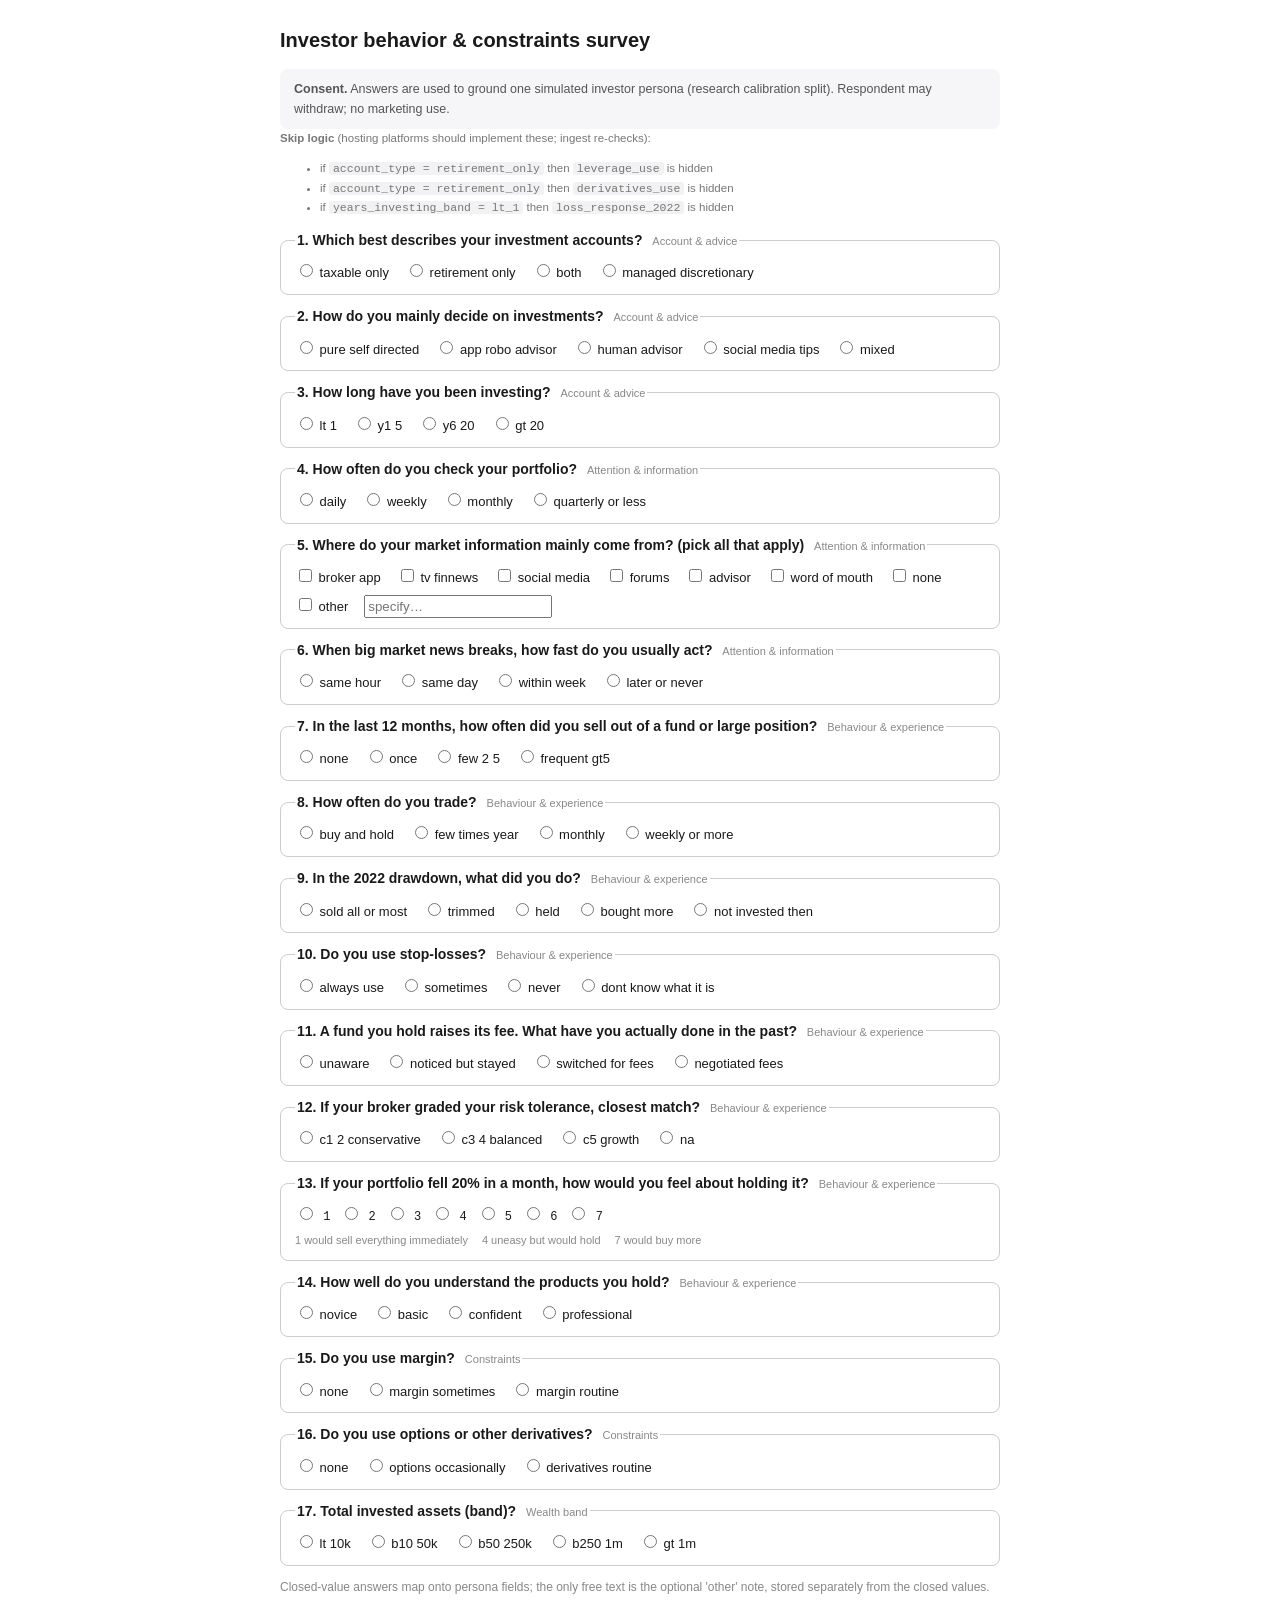
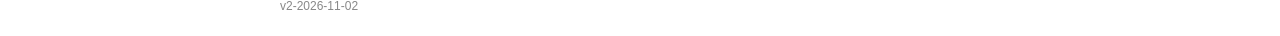
<file: site/investor_survey.html>
<!doctype html><html lang='en'><head><meta charset='utf-8'><title>Investor survey — Nebula (Asterium Labs)</title><style>:root{color-scheme:light}body{font:14px/1.6 -apple-system,'Segoe UI',sans-serif;max-width:720px;margin:24px auto;padding:0 16px;background:#ffffff;color:#1a1a1a}h1{font-size:20px} fieldset{border:1px solid #ccc;border-radius:8px;margin:10px 0;padding:10px 14px}legend{font-weight:600} .grp{color:#888;font-weight:400;font-size:11px;margin-left:6px} .opts{display:flex;flex-wrap:wrap;gap:6px 16px} label{font-size:13px}.scale-row{gap:4px 10px} .scale-row .scale{font-size:12px;font-family:ui-monospace,Menlo,monospace} .sc-lab{font-size:11px;color:#888;margin-right:10px}.consent{background:#f6f6f8;border-radius:8px;padding:10px 14px;font-size:12.5px;color:#555} .skip{font-size:11.5px;color:#777}.skip code{background:#f2f2f4;padding:0 4px;border-radius:3px}</style></head><body><h1>Investor behavior &amp; constraints survey</h1><div class='consent'><b>Consent.</b> Answers are used to ground one simulated investor persona (research calibration split). Respondent may withdraw; no marketing use.</div><div class='skip'><b>Skip logic</b> (hosting platforms should implement these; ingest re-checks): <ul><li>if <code>account_type = retirement_only</code> then <code>leverage_use</code> is hidden</li><li>if <code>account_type = retirement_only</code> then <code>derivatives_use</code> is hidden</li><li>if <code>years_investing_band = lt_1</code> then <code>loss_response_2022</code> is hidden</li></ul></div><fieldset><legend>1. Which best describes your investment accounts? <span class='grp'>Account &amp; advice</span></legend><div class='opts'><label><input type='radio' name='account_type' value='taxable_only'> taxable only</label><label><input type='radio' name='account_type' value='retirement_only'> retirement only</label><label><input type='radio' name='account_type' value='both'> both</label><label><input type='radio' name='account_type' value='managed_discretionary'> managed discretionary</label></div></fieldset><fieldset><legend>2. How do you mainly decide on investments? <span class='grp'>Account &amp; advice</span></legend><div class='opts'><label><input type='radio' name='advice_channel' value='pure_self_directed'> pure self directed</label><label><input type='radio' name='advice_channel' value='app_robo_advisor'> app robo advisor</label><label><input type='radio' name='advice_channel' value='human_advisor'> human advisor</label><label><input type='radio' name='advice_channel' value='social_media_tips'> social media tips</label><label><input type='radio' name='advice_channel' value='mixed'> mixed</label></div></fieldset><fieldset><legend>3. How long have you been investing? <span class='grp'>Account &amp; advice</span></legend><div class='opts'><label><input type='radio' name='years_investing_band' value='lt_1'> lt 1</label><label><input type='radio' name='years_investing_band' value='y1_5'> y1 5</label><label><input type='radio' name='years_investing_band' value='y6_20'> y6 20</label><label><input type='radio' name='years_investing_band' value='gt_20'> gt 20</label></div></fieldset><fieldset><legend>4. How often do you check your portfolio? <span class='grp'>Attention &amp; information</span></legend><div class='opts'><label><input type='radio' name='statement_check_frequency' value='daily'> daily</label><label><input type='radio' name='statement_check_frequency' value='weekly'> weekly</label><label><input type='radio' name='statement_check_frequency' value='monthly'> monthly</label><label><input type='radio' name='statement_check_frequency' value='quarterly_or_less'> quarterly or less</label></div></fieldset><fieldset><legend>5. Where do your market information mainly come from? (pick all that apply) <span class='grp'>Attention &amp; information</span></legend><div class='opts'><label><input type='checkbox' name='information_channels' value='broker_app'> broker app</label><label><input type='checkbox' name='information_channels' value='tv_finnews'> tv finnews</label><label><input type='checkbox' name='information_channels' value='social_media'> social media</label><label><input type='checkbox' name='information_channels' value='forums'> forums</label><label><input type='checkbox' name='information_channels' value='advisor'> advisor</label><label><input type='checkbox' name='information_channels' value='word_of_mouth'> word of mouth</label><label><input type='checkbox' name='information_channels' value='none'> none</label><label><input type='checkbox' name='information_channels' value='other'> other</label><input type='text' name='information_channels_other' placeholder='specify…' style='width:180px'></div></fieldset><fieldset><legend>6. When big market news breaks, how fast do you usually act? <span class='grp'>Attention &amp; information</span></legend><div class='opts'><label><input type='radio' name='reaction_speed' value='same_hour'> same hour</label><label><input type='radio' name='reaction_speed' value='same_day'> same day</label><label><input type='radio' name='reaction_speed' value='within_week'> within week</label><label><input type='radio' name='reaction_speed' value='later_or_never'> later or never</label></div></fieldset><fieldset><legend>7. In the last 12 months, how often did you sell out of a fund or large position? <span class='grp'>Behaviour &amp; experience</span></legend><div class='opts'><label><input type='radio' name='redemption_history' value='none'> none</label><label><input type='radio' name='redemption_history' value='once'> once</label><label><input type='radio' name='redemption_history' value='few_2_5'> few 2 5</label><label><input type='radio' name='redemption_history' value='frequent_gt5'> frequent gt5</label></div></fieldset><fieldset><legend>8. How often do you trade? <span class='grp'>Behaviour &amp; experience</span></legend><div class='opts'><label><input type='radio' name='trading_frequency_selfreport' value='buy_and_hold'> buy and hold</label><label><input type='radio' name='trading_frequency_selfreport' value='few_times_year'> few times year</label><label><input type='radio' name='trading_frequency_selfreport' value='monthly'> monthly</label><label><input type='radio' name='trading_frequency_selfreport' value='weekly_or_more'> weekly or more</label></div></fieldset><fieldset><legend>9. In the 2022 drawdown, what did you do? <span class='grp'>Behaviour &amp; experience</span></legend><div class='opts'><label><input type='radio' name='loss_response_2022' value='sold_all_or_most'> sold all or most</label><label><input type='radio' name='loss_response_2022' value='trimmed'> trimmed</label><label><input type='radio' name='loss_response_2022' value='held'> held</label><label><input type='radio' name='loss_response_2022' value='bought_more'> bought more</label><label><input type='radio' name='loss_response_2022' value='not_invested_then'> not invested then</label></div></fieldset><fieldset><legend>10. Do you use stop-losses? <span class='grp'>Behaviour &amp; experience</span></legend><div class='opts'><label><input type='radio' name='stop_loss_habit' value='always_use'> always use</label><label><input type='radio' name='stop_loss_habit' value='sometimes'> sometimes</label><label><input type='radio' name='stop_loss_habit' value='never'> never</label><label><input type='radio' name='stop_loss_habit' value='dont_know_what_it_is'> dont know what it is</label></div></fieldset><fieldset><legend>11. A fund you hold raises its fee. What have you actually done in the past? <span class='grp'>Behaviour &amp; experience</span></legend><div class='opts'><label><input type='radio' name='fee_sensitivity_selfreport' value='unaware'> unaware</label><label><input type='radio' name='fee_sensitivity_selfreport' value='noticed_but_stayed'> noticed but stayed</label><label><input type='radio' name='fee_sensitivity_selfreport' value='switched_for_fees'> switched for fees</label><label><input type='radio' name='fee_sensitivity_selfreport' value='negotiated_fees'> negotiated fees</label></div></fieldset><fieldset><legend>12. If your broker graded your risk tolerance, closest match? <span class='grp'>Behaviour &amp; experience</span></legend><div class='opts'><label><input type='radio' name='risk_questionnaire_grade' value='c1_2_conservative'> c1 2 conservative</label><label><input type='radio' name='risk_questionnaire_grade' value='c3_4_balanced'> c3 4 balanced</label><label><input type='radio' name='risk_questionnaire_grade' value='c5_growth'> c5 growth</label><label><input type='radio' name='risk_questionnaire_grade' value='na'> na</label></div></fieldset><fieldset><legend>13. If your portfolio fell 20% in a month, how would you feel about holding it? <span class='grp'>Behaviour &amp; experience</span></legend><div class='opts scale-row'><label class='scale'><input type='radio' name='loss_tolerance_scale' value='1'> 1</label><label class='scale'><input type='radio' name='loss_tolerance_scale' value='2'> 2</label><label class='scale'><input type='radio' name='loss_tolerance_scale' value='3'> 3</label><label class='scale'><input type='radio' name='loss_tolerance_scale' value='4'> 4</label><label class='scale'><input type='radio' name='loss_tolerance_scale' value='5'> 5</label><label class='scale'><input type='radio' name='loss_tolerance_scale' value='6'> 6</label><label class='scale'><input type='radio' name='loss_tolerance_scale' value='7'> 7</label></div><span class='sc-lab'>1&nbsp;would sell everything immediately</span> <span class='sc-lab'>4&nbsp;uneasy but would hold</span> <span class='sc-lab'>7&nbsp;would buy more</span></fieldset><fieldset><legend>14. How well do you understand the products you hold? <span class='grp'>Behaviour &amp; experience</span></legend><div class='opts'><label><input type='radio' name='product_comprehension_selfreport' value='novice'> novice</label><label><input type='radio' name='product_comprehension_selfreport' value='basic'> basic</label><label><input type='radio' name='product_comprehension_selfreport' value='confident'> confident</label><label><input type='radio' name='product_comprehension_selfreport' value='professional'> professional</label></div></fieldset><fieldset><legend>15. Do you use margin? <span class='grp'>Constraints</span></legend><div class='opts'><label><input type='radio' name='leverage_use' value='none'> none</label><label><input type='radio' name='leverage_use' value='margin_sometimes'> margin sometimes</label><label><input type='radio' name='leverage_use' value='margin_routine'> margin routine</label></div></fieldset><fieldset><legend>16. Do you use options or other derivatives? <span class='grp'>Constraints</span></legend><div class='opts'><label><input type='radio' name='derivatives_use' value='none'> none</label><label><input type='radio' name='derivatives_use' value='options_occasionally'> options occasionally</label><label><input type='radio' name='derivatives_use' value='derivatives_routine'> derivatives routine</label></div></fieldset><fieldset><legend>17. Total invested assets (band)? <span class='grp'>Wealth band</span></legend><div class='opts'><label><input type='radio' name='aum_band' value='lt_10k'> lt 10k</label><label><input type='radio' name='aum_band' value='b10_50k'> b10 50k</label><label><input type='radio' name='aum_band' value='b50_250k'> b50 250k</label><label><input type='radio' name='aum_band' value='b250_1m'> b250 1m</label><label><input type='radio' name='aum_band' value='gt_1m'> gt 1m</label></div></fieldset><p style='color:#888;font-size:12px'>Closed-value answers map onto persona fields; the only free text is the optional 'other' note, stored separately from the closed values. v2-2026-11-02</p></body></html>
</file>
